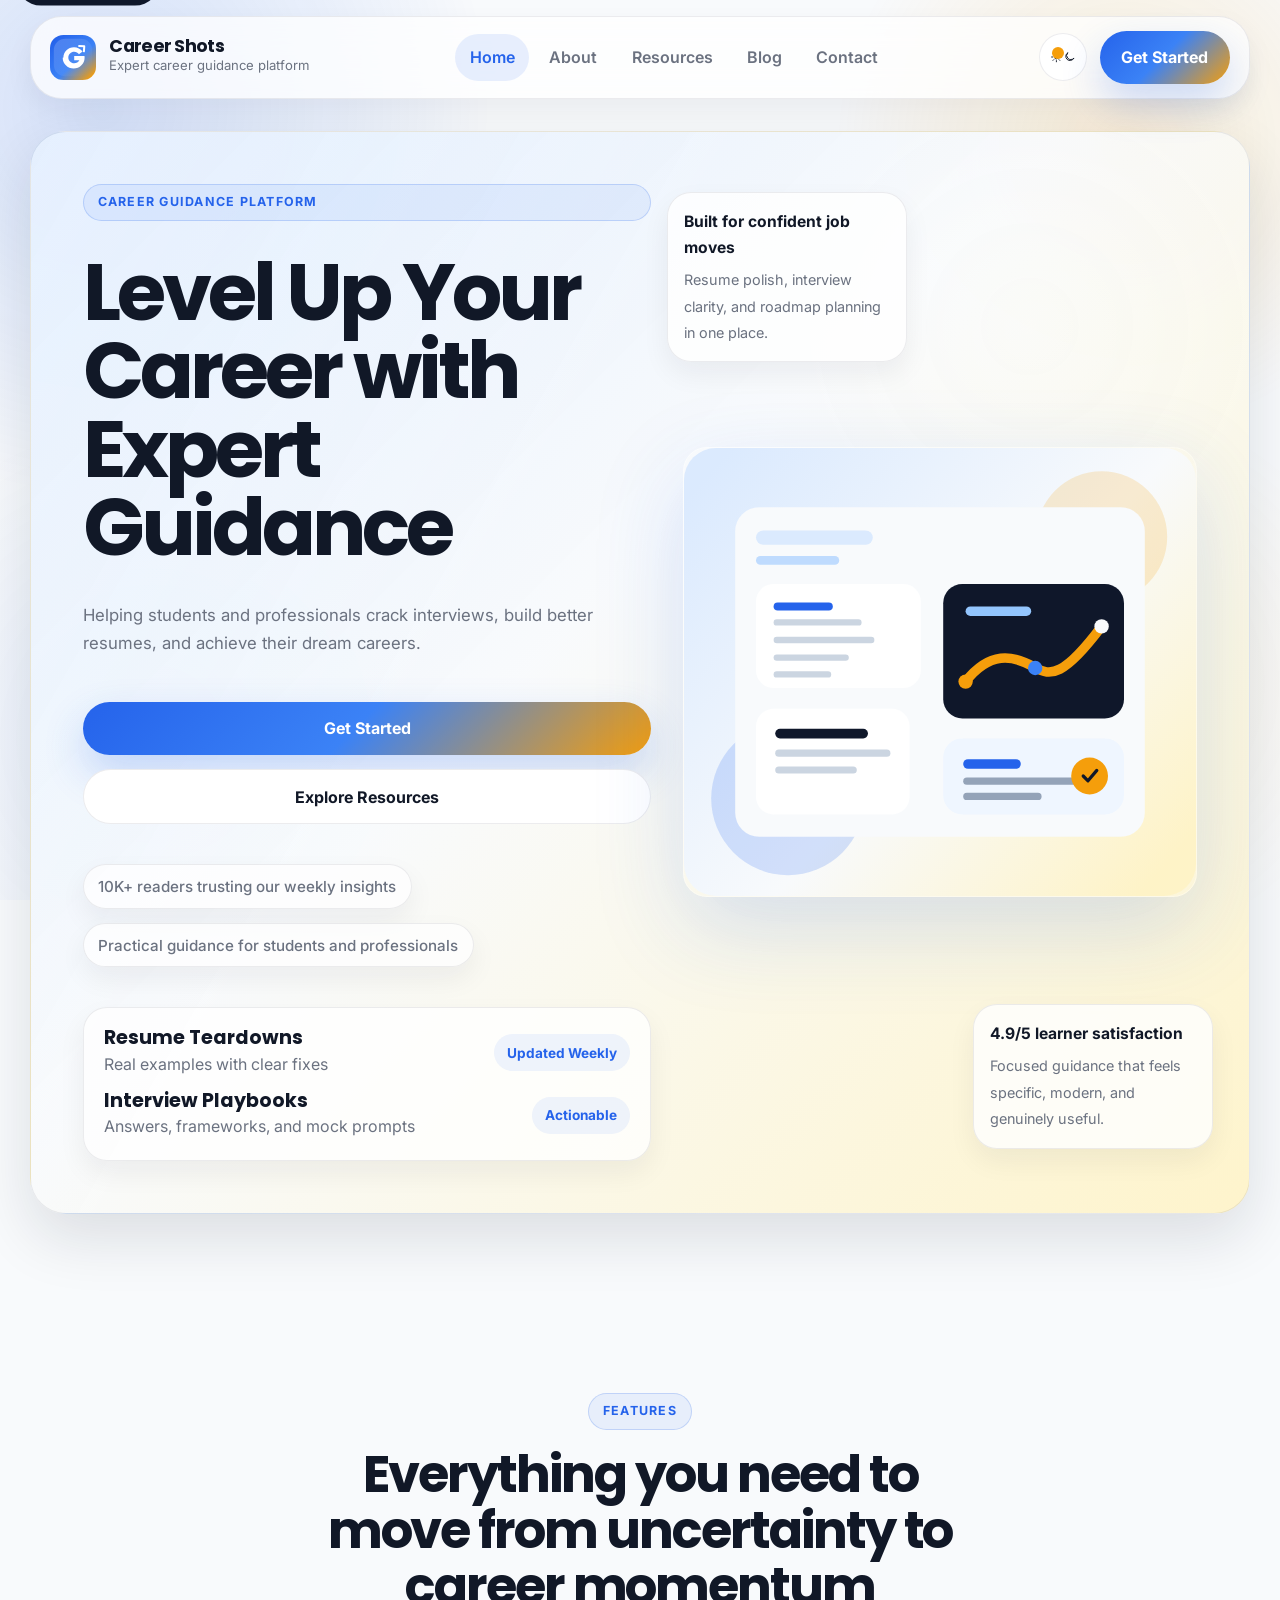
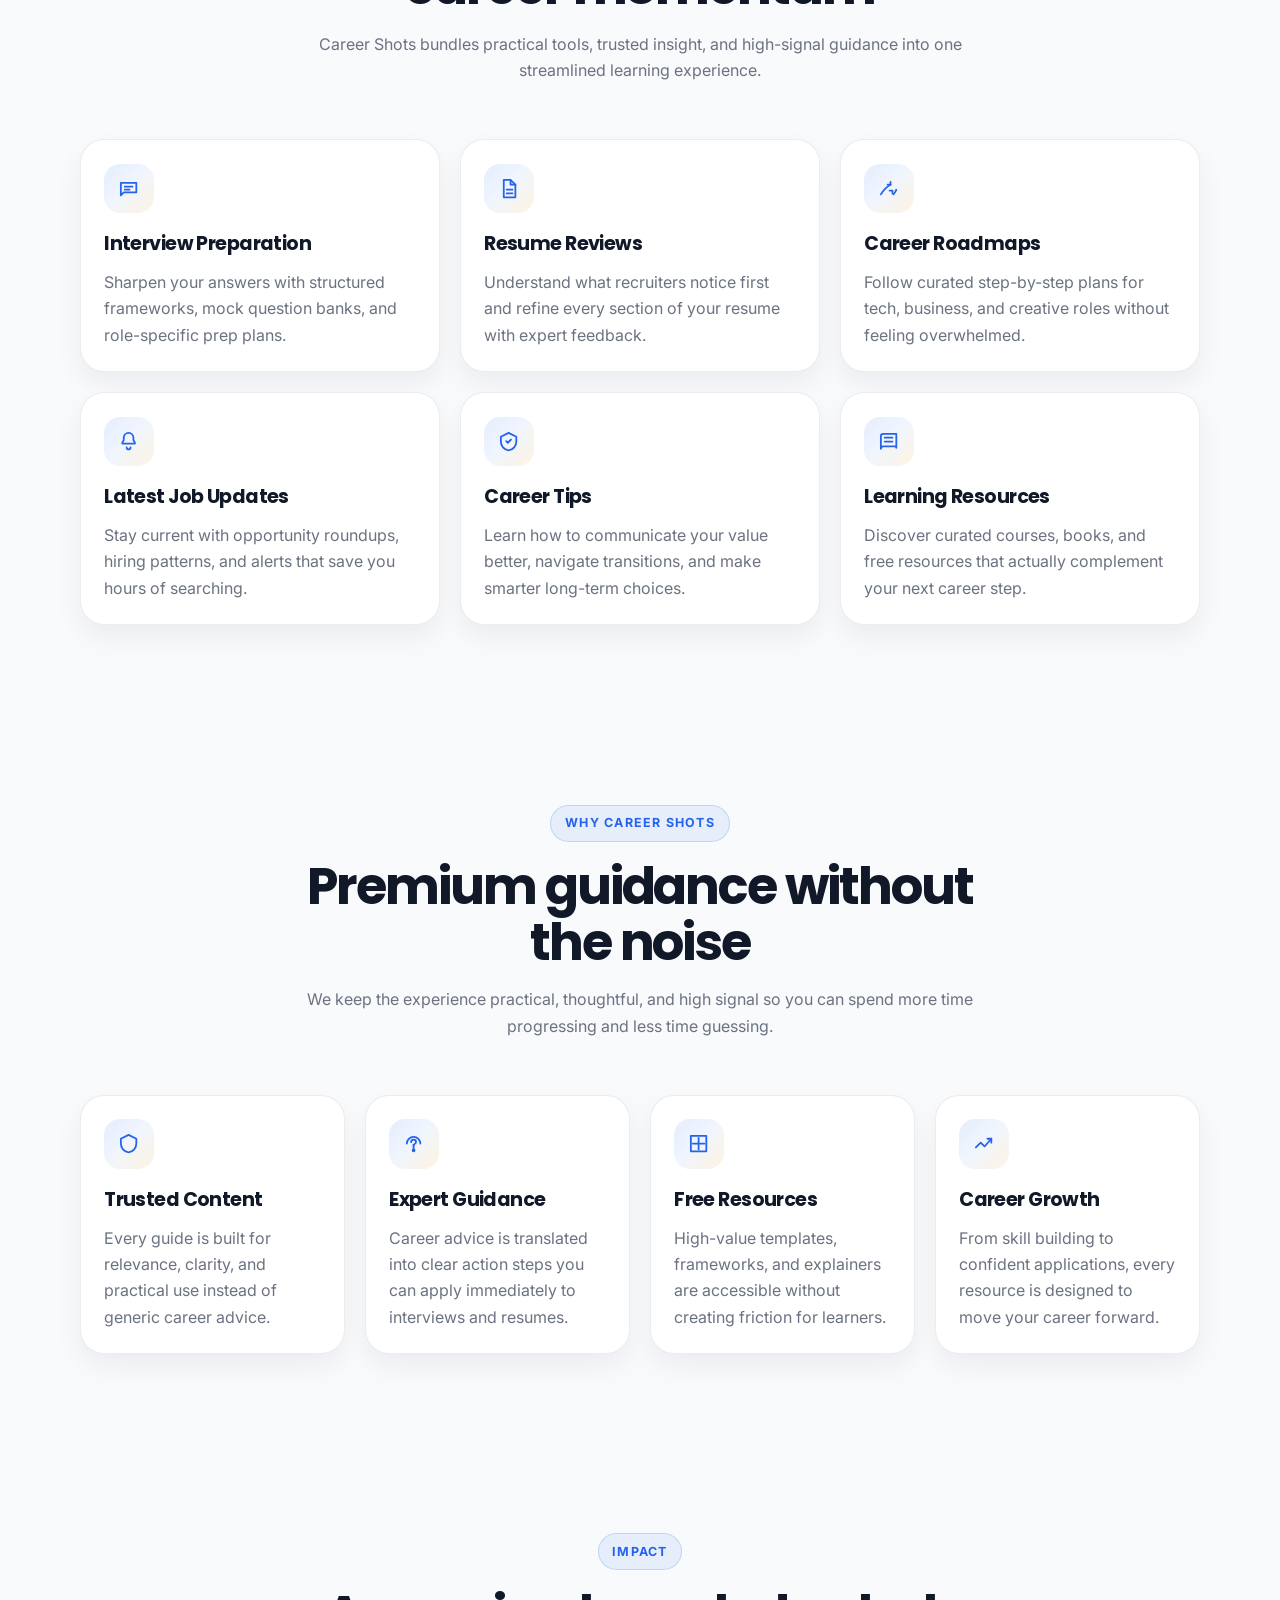
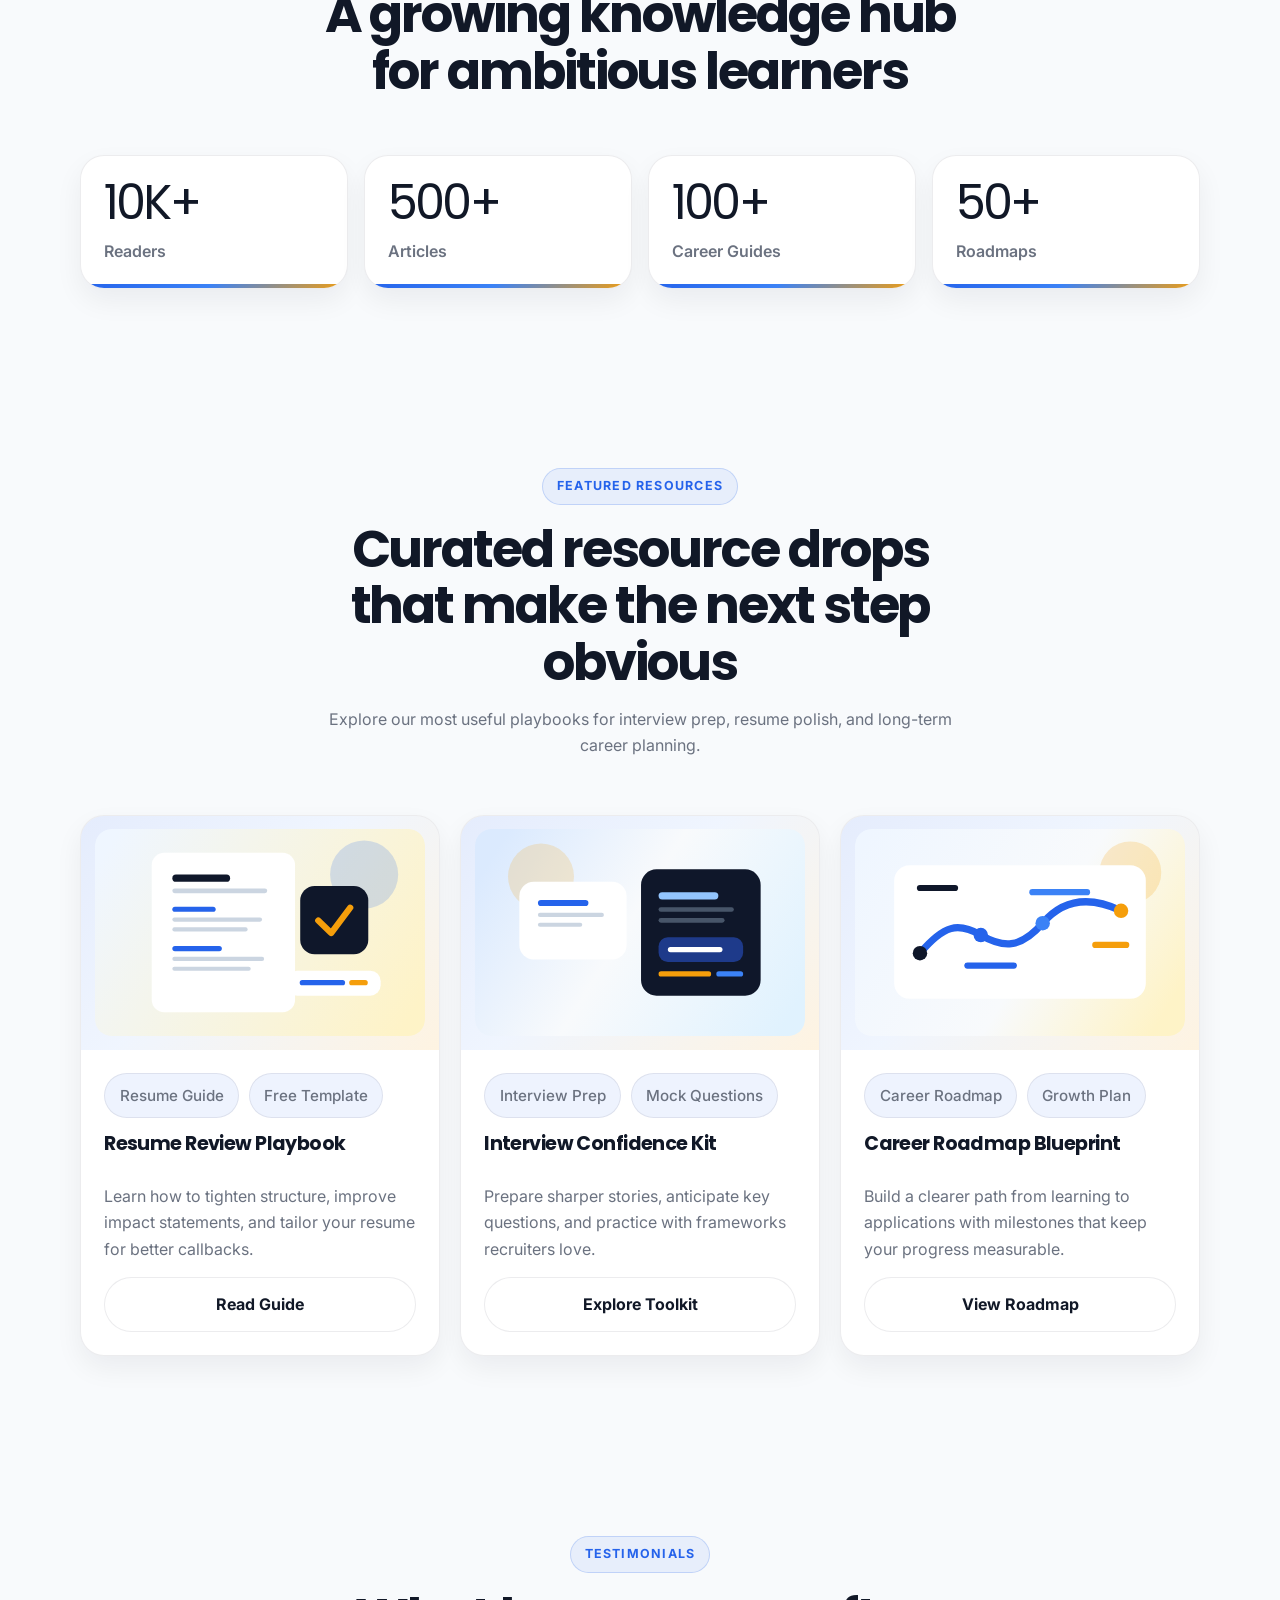
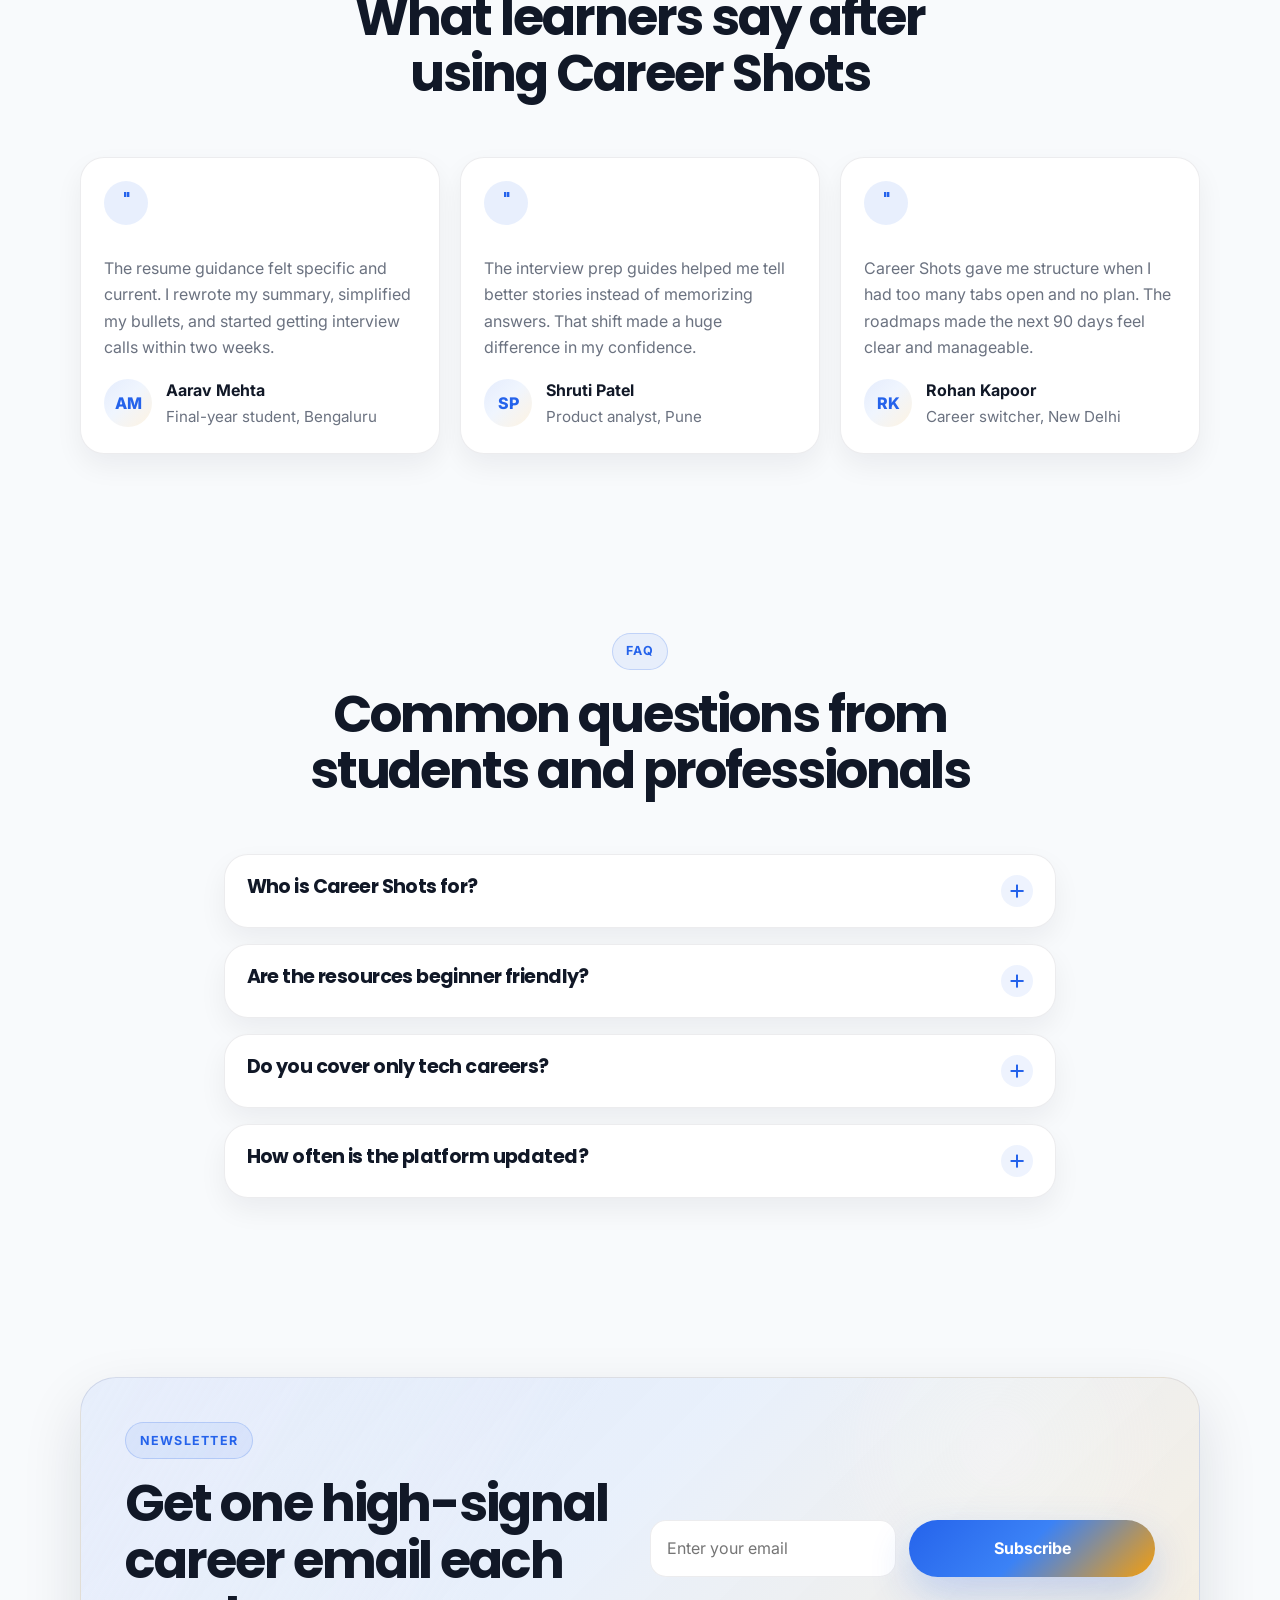
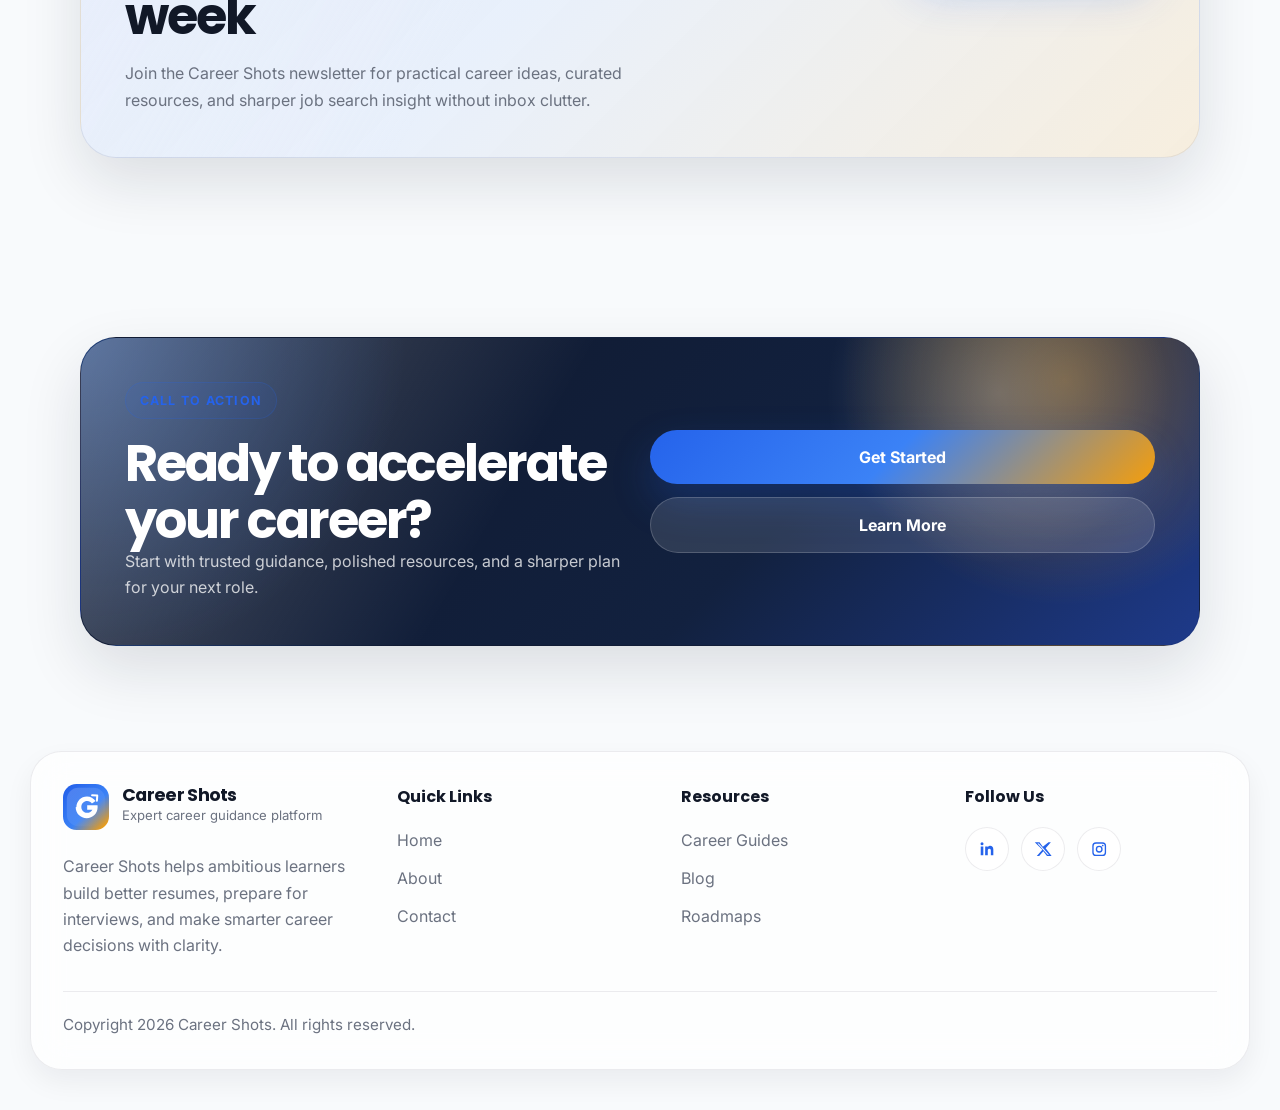
<file: index.html>
<!DOCTYPE html>
<html lang="en">
  <head>
    <meta charset="UTF-8">
    <meta name="viewport" content="width=device-width, initial-scale=1.0">
    <title>Career Shots | Level Up Your Career with Expert Guidance</title>
    <meta
      name="description"
      content="Career Shots helps students and professionals crack interviews, build better resumes, and grow into dream roles with practical, expert-led guidance."
    >
    <meta name="theme-color" content="#0f172a">
    <meta property="og:type" content="website">
    <meta property="og:title" content="Career Shots | Level Up Your Career with Expert Guidance">
    <meta
      property="og:description"
      content="Expert-backed career guidance, interview prep, resume reviews, roadmaps, and free resources for ambitious learners and job seekers."
    >
    <meta property="og:url" content="https://careershots.example/">
    <meta property="og:image" content="https://careershots.example/assets/images/og-cover.svg">
    <meta name="twitter:card" content="summary_large_image">
    <link rel="canonical" href="https://careershots.example/">
    <link rel="icon" type="image/svg+xml" href="./assets/icons/favicon.svg">
    <link rel="preconnect" href="https://fonts.googleapis.com">
    <link rel="preconnect" href="https://fonts.gstatic.com" crossorigin>
    <link
      href="https://fonts.googleapis.com/css2?family=Inter:wght@400;500;600;700;800&family=Poppins:wght@500;600;700;800&display=swap"
      rel="stylesheet"
    >
    <link rel="stylesheet" href="./assets/css/variables.css">
    <link rel="stylesheet" href="./assets/css/utilities.css">
    <link rel="stylesheet" href="./assets/css/style.css">
    <link rel="stylesheet" href="./assets/css/responsive.css">
    <script src="./assets/js/theme.js" defer></script>
    <script src="./assets/js/navbar.js" defer></script>
    <script src="./assets/js/animations.js" defer></script>
    <script src="./assets/js/main.js" defer></script>
  </head>
  <body class="page page-home">
    <a class="skip-link" href="#main-content">Skip to content</a>

    <header class="site-header">
      <div class="container-wide">
        <div class="nav-shell">
          <a class="brand" href="./index.html" aria-label="Career Shots home">
            <img class="brand__logo" src="./assets/icons/logo-mark.svg" alt="" width="88" height="88">
            <span class="brand__copy">
              <span class="brand__name">Career Shots</span>
              <span class="brand__tag">Expert career guidance platform</span>
            </span>
          </a>

          <button
            class="nav-toggle"
            type="button"
            aria-expanded="false"
            aria-controls="primary-navigation"
            aria-label="Open navigation"
          >
            <span class="nav-toggle__line"></span>
            <span class="nav-toggle__line"></span>
            <span class="nav-toggle__line"></span>
          </button>

          <div class="nav-menu" id="primary-navigation">
            <nav class="nav-links" aria-label="Primary navigation">
              <a class="nav-link" href="./index.html">Home</a>
              <a class="nav-link" href="./about.html">About</a>
              <a class="nav-link" href="./resources.html">Resources</a>
              <a class="nav-link" href="./blog.html">Blog</a>
              <a class="nav-link" href="./contact.html">Contact</a>
            </nav>

            <div class="nav-actions">
              <button class="theme-toggle" type="button" aria-label="Switch to dark mode" aria-pressed="false">
                <span class="theme-toggle__track">
                  <svg class="theme-toggle__icon" viewBox="0 0 24 24" aria-hidden="true">
                    <path d="M12 3v2.2M12 18.8V21M3 12h2.2M18.8 12H21M5.6 5.6l1.5 1.5M16.9 16.9l1.5 1.5M5.6 18.4l1.5-1.5M16.9 7.1l1.5-1.5"></path>
                    <circle cx="12" cy="12" r="3.6"></circle>
                  </svg>
                  <span class="theme-toggle__thumb"></span>
                  <svg class="theme-toggle__icon" viewBox="0 0 24 24" aria-hidden="true">
                    <path d="M20.2 14.7A8 8 0 1 1 9.3 3.8a6.3 6.3 0 0 0 10.9 10.9Z"></path>
                  </svg>
                </span>
              </button>
              <a class="btn btn-primary header-cta" href="./contact.html#contact-form">Get Started</a>
            </div>
          </div>
        </div>
      </div>
    </header>

    <main id="main-content" class="site-main">
      <!-- Hero -->
      <section class="section hero section-anchor" id="home">
        <div class="container-wide">
          <div class="hero-shell">
            <div class="hero-grid">
              <div class="hero-copy stack" data-animate>
                <span class="section-eyebrow">Career Guidance Platform</span>
                <h1 class="hero-title">Level Up Your Career with Expert Guidance</h1>
                <p class="hero-subtitle">
                  Helping students and professionals crack interviews, build better resumes, and achieve their dream
                  careers.
                </p>

                <div class="hero-actions">
                  <a class="btn btn-primary" href="./contact.html#contact-form">Get Started</a>
                  <a class="btn btn-secondary" href="./resources.html">Explore Resources</a>
                </div>

                <div class="hero-proof cluster" aria-label="Highlights">
                  <span class="pill">10K+ readers trusting our weekly insights</span>
                  <span class="pill">Practical guidance for students and professionals</span>
                </div>

                <div class="hero-panel">
                  <div class="hero-panel__row">
                    <div class="hero-panel__metric">
                      <strong>Resume Teardowns</strong>
                      <span class="text-muted">Real examples with clear fixes</span>
                    </div>
                    <span class="label-chip">Updated Weekly</span>
                  </div>
                  <div class="hero-panel__row">
                    <div class="hero-panel__metric">
                      <strong>Interview Playbooks</strong>
                      <span class="text-muted">Answers, frameworks, and mock prompts</span>
                    </div>
                    <span class="label-chip">Actionable</span>
                  </div>
                </div>
              </div>

              <div class="hero-visual" data-animate>
                <div class="hero-spotlight hero-spotlight--top">
                  <strong>Built for confident job moves</strong>
                  <span>Resume polish, interview clarity, and roadmap planning in one place.</span>
                </div>
                <img
                  class="hero-illustration"
                  src="./assets/images/hero-illustration.svg"
                  alt="Illustration of a premium career dashboard with resume, interview, and roadmap panels."
                  width="640"
                  height="560"
                  decoding="async"
                >
                <div class="hero-spotlight hero-spotlight--bottom">
                  <strong>4.9/5 learner satisfaction</strong>
                  <span>Focused guidance that feels specific, modern, and genuinely useful.</span>
                </div>
              </div>
            </div>
          </div>
        </div>
      </section>

      <!-- Features -->
      <section class="section section-anchor" id="features">
        <div class="container">
          <div class="section-header">
            <span class="section-eyebrow">Features</span>
            <h2 class="section-title">Everything you need to move from uncertainty to career momentum</h2>
            <p class="section-description">
              Career Shots bundles practical tools, trusted insight, and high-signal guidance into one streamlined
              learning experience.
            </p>
          </div>

          <div class="feature-grid">
            <article class="feature-card" data-animate>
              <span class="feature-icon" aria-hidden="true">
                <svg viewBox="0 0 24 24">
                  <path d="M4 6h16v10H7l-3 3V6Z"></path>
                  <path d="M8 10h8M8 13h5"></path>
                </svg>
              </span>
              <h3>Interview Preparation</h3>
              <p>Sharpen your answers with structured frameworks, mock question banks, and role-specific prep plans.</p>
            </article>

            <article class="feature-card" data-animate>
              <span class="feature-icon" aria-hidden="true">
                <svg viewBox="0 0 24 24">
                  <path d="M7 3h7l5 5v13H7z"></path>
                  <path d="M14 3v5h5M10 13h6M10 17h6"></path>
                </svg>
              </span>
              <h3>Resume Reviews</h3>
              <p>Understand what recruiters notice first and refine every section of your resume with expert feedback.</p>
            </article>

            <article class="feature-card" data-animate>
              <span class="feature-icon" aria-hidden="true">
                <svg viewBox="0 0 24 24">
                  <path d="M4 18c3-5 6-8 10-10"></path>
                  <path d="M11 8h3V5"></path>
                  <path d="M13 14h3v3"></path>
                  <path d="M17 18c1.5-1.5 2.5-3 3-5"></path>
                </svg>
              </span>
              <h3>Career Roadmaps</h3>
              <p>Follow curated step-by-step plans for tech, business, and creative roles without feeling overwhelmed.</p>
            </article>

            <article class="feature-card" data-animate>
              <span class="feature-icon" aria-hidden="true">
                <svg viewBox="0 0 24 24">
                  <path d="M12 3a5 5 0 0 0-5 5v2.5L5.5 13v1h13v-1L17 10.5V8a5 5 0 0 0-5-5Z"></path>
                  <path d="M10 18a2 2 0 0 0 4 0"></path>
                </svg>
              </span>
              <h3>Latest Job Updates</h3>
              <p>Stay current with opportunity roundups, hiring patterns, and alerts that save you hours of searching.</p>
            </article>

            <article class="feature-card" data-animate>
              <span class="feature-icon" aria-hidden="true">
                <svg viewBox="0 0 24 24">
                  <path d="M12 3 4 7v5c0 4.4 3.1 8.5 8 9 4.9-.5 8-4.6 8-9V7l-8-4Z"></path>
                  <path d="m9.5 11.5 1.7 1.7 3.3-3.3"></path>
                </svg>
              </span>
              <h3>Career Tips</h3>
              <p>Learn how to communicate your value better, navigate transitions, and make smarter long-term choices.</p>
            </article>

            <article class="feature-card" data-animate>
              <span class="feature-icon" aria-hidden="true">
                <svg viewBox="0 0 24 24">
                  <path d="M4 6.5A2.5 2.5 0 0 1 6.5 4H20v14.5A1.5 1.5 0 0 0 18.5 17H6.5A2.5 2.5 0 0 0 4 19.5Z"></path>
                  <path d="M8 8h8M8 12h8"></path>
                </svg>
              </span>
              <h3>Learning Resources</h3>
              <p>Discover curated courses, books, and free resources that actually complement your next career step.</p>
            </article>
          </div>
        </div>
      </section>

      <!-- Why Choose -->
      <section class="section">
        <div class="container">
          <div class="section-header">
            <span class="section-eyebrow">Why Career Shots</span>
            <h2 class="section-title">Premium guidance without the noise</h2>
            <p class="section-description">
              We keep the experience practical, thoughtful, and high signal so you can spend more time progressing and
              less time guessing.
            </p>
          </div>

          <div class="advantage-grid">
            <article class="advantage-card" data-animate>
              <span class="card-icon" aria-hidden="true">
                <svg viewBox="0 0 24 24">
                  <path d="M12 3 4 7v5c0 4.4 3.1 8.5 8 9 4.9-.5 8-4.6 8-9V7l-8-4Z"></path>
                </svg>
              </span>
              <h3>Trusted Content</h3>
              <p>Every guide is built for relevance, clarity, and practical use instead of generic career advice.</p>
            </article>

            <article class="advantage-card" data-animate>
              <span class="card-icon" aria-hidden="true">
                <svg viewBox="0 0 24 24">
                  <path d="M12 18v-5"></path>
                  <path d="M9.5 10.5a2.5 2.5 0 1 1 5 0c0 1.5-2.5 2.1-2.5 3.5"></path>
                  <circle cx="12" cy="19" r="1"></circle>
                  <path d="M5 12a7 7 0 1 1 14 0"></path>
                </svg>
              </span>
              <h3>Expert Guidance</h3>
              <p>Career advice is translated into clear action steps you can apply immediately to interviews and resumes.</p>
            </article>

            <article class="advantage-card" data-animate>
              <span class="card-icon" aria-hidden="true">
                <svg viewBox="0 0 24 24">
                  <path d="M12 6v12M6 12h12"></path>
                  <path d="M4 4h16v16H4z"></path>
                </svg>
              </span>
              <h3>Free Resources</h3>
              <p>High-value templates, frameworks, and explainers are accessible without creating friction for learners.</p>
            </article>

            <article class="advantage-card" data-animate>
              <span class="card-icon" aria-hidden="true">
                <svg viewBox="0 0 24 24">
                  <path d="M4 16l5-5 4 4 7-8"></path>
                  <path d="M16 7h4v4"></path>
                </svg>
              </span>
              <h3>Career Growth</h3>
              <p>From skill building to confident applications, every resource is designed to move your career forward.</p>
            </article>
          </div>
        </div>
      </section>

      <!-- Statistics -->
      <section class="section">
        <div class="container">
          <div class="section-header">
            <span class="section-eyebrow">Impact</span>
            <h2 class="section-title">A growing knowledge hub for ambitious learners</h2>
          </div>

          <div class="stats-shell">
            <article class="stat-card" data-animate>
              <span class="stat-value" data-count-to="10" data-count-suffix="K+">10K+</span>
              <p class="stat-label">Readers</p>
            </article>
            <article class="stat-card" data-animate>
              <span class="stat-value" data-count-to="500" data-count-suffix="+">500+</span>
              <p class="stat-label">Articles</p>
            </article>
            <article class="stat-card" data-animate>
              <span class="stat-value" data-count-to="100" data-count-suffix="+">100+</span>
              <p class="stat-label">Career Guides</p>
            </article>
            <article class="stat-card" data-animate>
              <span class="stat-value" data-count-to="50" data-count-suffix="+">50+</span>
              <p class="stat-label">Roadmaps</p>
            </article>
          </div>
        </div>
      </section>

      <!-- Featured Resources -->
      <section class="section section-anchor" id="resources">
        <div class="container">
          <div class="section-header">
            <span class="section-eyebrow">Featured Resources</span>
            <h2 class="section-title">Curated resource drops that make the next step obvious</h2>
            <p class="section-description">
              Explore our most useful playbooks for interview prep, resume polish, and long-term career planning.
            </p>
          </div>

          <div class="resource-grid">
            <article class="resource-card" data-animate>
              <div class="resource-image">
                <img
                  src="./assets/images/guide-resume.svg"
                  alt="Illustration for a resume review guide."
                  width="640"
                  height="400"
                  loading="lazy"
                  decoding="async"
                >
              </div>
              <div class="resource-body">
                <div class="resource-meta">
                  <span class="pill">Resume Guide</span>
                  <span class="pill">Free Template</span>
                </div>
                <h3>Resume Review Playbook</h3>
                <p>Learn how to tighten structure, improve impact statements, and tailor your resume for better callbacks.</p>
                <a class="btn btn-secondary" href="./resources.html">Read Guide</a>
              </div>
            </article>

            <article class="resource-card" data-animate>
              <div class="resource-image">
                <img
                  src="./assets/images/guide-interview.svg"
                  alt="Illustration for an interview preparation guide."
                  width="640"
                  height="400"
                  loading="lazy"
                  decoding="async"
                >
              </div>
              <div class="resource-body">
                <div class="resource-meta">
                  <span class="pill">Interview Prep</span>
                  <span class="pill">Mock Questions</span>
                </div>
                <h3>Interview Confidence Kit</h3>
                <p>Prepare sharper stories, anticipate key questions, and practice with frameworks recruiters love.</p>
                <a class="btn btn-secondary" href="./resources.html">Explore Toolkit</a>
              </div>
            </article>

            <article class="resource-card" data-animate>
              <div class="resource-image">
                <img
                  src="./assets/images/guide-roadmap.svg"
                  alt="Illustration for a career roadmap guide."
                  width="640"
                  height="400"
                  loading="lazy"
                  decoding="async"
                >
              </div>
              <div class="resource-body">
                <div class="resource-meta">
                  <span class="pill">Career Roadmap</span>
                  <span class="pill">Growth Plan</span>
                </div>
                <h3>Career Roadmap Blueprint</h3>
                <p>Build a clearer path from learning to applications with milestones that keep your progress measurable.</p>
                <a class="btn btn-secondary" href="./resources.html">View Roadmap</a>
              </div>
            </article>
          </div>
        </div>
      </section>

      <!-- Testimonials -->
      <section class="section">
        <div class="container">
          <div class="section-header">
            <span class="section-eyebrow">Testimonials</span>
            <h2 class="section-title">What learners say after using Career Shots</h2>
          </div>

          <div class="testimonial-grid">
            <article class="testimonial-card" data-animate>
              <span class="quote-mark" aria-hidden="true">"</span>
              <p class="testimonial-copy">
                The resume guidance felt specific and current. I rewrote my summary, simplified my bullets, and started
                getting interview calls within two weeks.
              </p>
              <div class="testimonial-profile">
                <span class="avatar-chip">AM</span>
                <div class="profile-meta">
                  <strong>Aarav Mehta</strong>
                  <span>Final-year student, Bengaluru</span>
                </div>
              </div>
            </article>

            <article class="testimonial-card" data-animate>
              <span class="quote-mark" aria-hidden="true">"</span>
              <p class="testimonial-copy">
                The interview prep guides helped me tell better stories instead of memorizing answers. That shift made a
                huge difference in my confidence.
              </p>
              <div class="testimonial-profile">
                <span class="avatar-chip">SP</span>
                <div class="profile-meta">
                  <strong>Shruti Patel</strong>
                  <span>Product analyst, Pune</span>
                </div>
              </div>
            </article>

            <article class="testimonial-card" data-animate>
              <span class="quote-mark" aria-hidden="true">"</span>
              <p class="testimonial-copy">
                Career Shots gave me structure when I had too many tabs open and no plan. The roadmaps made the next 90
                days feel clear and manageable.
              </p>
              <div class="testimonial-profile">
                <span class="avatar-chip">RK</span>
                <div class="profile-meta">
                  <strong>Rohan Kapoor</strong>
                  <span>Career switcher, New Delhi</span>
                </div>
              </div>
            </article>
          </div>
        </div>
      </section>

      <!-- FAQ -->
      <section class="section section-anchor" id="faq">
        <div class="container">
          <div class="section-header">
            <span class="section-eyebrow">FAQ</span>
            <h2 class="section-title">Common questions from students and professionals</h2>
          </div>

          <div class="faq-shell">
            <div class="faq-list">
              <article class="faq-item" data-animate>
                <button class="faq-toggle" type="button">
                  <h3 class="faq-question">Who is Career Shots for?</h3>
                  <span class="faq-icon" aria-hidden="true"></span>
                </button>
                <div class="faq-panel">
                  Career Shots is designed for students, early-career professionals, and career switchers who want
                  practical guidance around resumes, interviews, growth strategy, and job discovery.
                </div>
              </article>

              <article class="faq-item" data-animate>
                <button class="faq-toggle" type="button">
                  <h3 class="faq-question">Are the resources beginner friendly?</h3>
                  <span class="faq-icon" aria-hidden="true"></span>
                </button>
                <div class="faq-panel">
                  Yes. Our guides start with fundamentals, then layer on practical examples, advanced tips, and simple
                  next actions so you can keep building confidence as you go.
                </div>
              </article>

              <article class="faq-item" data-animate>
                <button class="faq-toggle" type="button">
                  <h3 class="faq-question">Do you cover only tech careers?</h3>
                  <span class="faq-icon" aria-hidden="true"></span>
                </button>
                <div class="faq-panel">
                  No. While many frameworks map well to tech roles, Career Shots also supports business, design,
                  operations, and other modern knowledge-work career paths.
                </div>
              </article>

              <article class="faq-item" data-animate>
                <button class="faq-toggle" type="button">
                  <h3 class="faq-question">How often is the platform updated?</h3>
                  <span class="faq-icon" aria-hidden="true"></span>
                </button>
                <div class="faq-panel">
                  New content, resource drops, and job update roundups are published regularly so returning readers always
                  get fresh, relevant material.
                </div>
              </article>
            </div>
          </div>
        </div>
      </section>

      <!-- Newsletter -->
      <section class="section section-anchor" id="newsletter">
        <div class="container">
          <div class="newsletter-panel">
            <div class="newsletter-grid">
              <div data-animate>
                <span class="section-eyebrow">Newsletter</span>
                <h2 class="section-title">Get one high-signal career email each week</h2>
                <p class="section-description">
                  Join the Career Shots newsletter for practical career ideas, curated resources, and sharper job search
                  insight without inbox clutter.
                </p>
              </div>

              <form class="newsletter-form" data-demo-form="newsletter" data-animate>
                <div class="newsletter-form__row">
                  <input
                    class="input-control"
                    type="email"
                    name="email"
                    placeholder="Enter your email"
                    aria-label="Email address"
                    required
                  >
                  <button class="btn btn-primary" type="submit">Subscribe</button>
                </div>
                <p class="form-status" data-form-status></p>
              </form>
            </div>
          </div>
        </div>
      </section>

      <!-- CTA -->
      <section class="section">
        <div class="container">
          <div class="cta-panel">
            <div class="cta-grid">
              <div data-animate>
                <span class="section-eyebrow">Call To Action</span>
                <h2 class="section-title">Ready to accelerate your career?</h2>
                <p>
                  Start with trusted guidance, polished resources, and a sharper plan for your next role.
                </p>
              </div>

              <div class="cta-actions" data-animate>
                <a class="btn btn-primary" href="./contact.html#contact-form">Get Started</a>
                <a class="btn btn-secondary" href="./about.html">Learn More</a>
              </div>
            </div>
          </div>
        </div>
      </section>
    </main>

    <footer class="site-footer">
      <div class="container-wide">
        <div class="footer-shell">
          <div class="footer-grid">
            <div class="footer-brand">
              <a class="brand" href="./index.html" aria-label="Career Shots home">
                <img class="brand__logo" src="./assets/icons/logo-mark.svg" alt="" width="88" height="88">
                <span class="brand__copy">
                  <span class="brand__name">Career Shots</span>
                  <span class="brand__tag">Expert career guidance platform</span>
                </span>
              </a>
              <p>
                Career Shots helps ambitious learners build better resumes, prepare for interviews, and make smarter
                career decisions with clarity.
              </p>
            </div>

            <div>
              <h2 class="footer-heading">Quick Links</h2>
              <div class="footer-list">
                <a href="./index.html">Home</a>
                <a href="./about.html">About</a>
                <a href="./contact.html">Contact</a>
              </div>
            </div>

            <div>
              <h2 class="footer-heading">Resources</h2>
              <div class="footer-list">
                <a href="./resources.html">Career Guides</a>
                <a href="./blog.html">Blog</a>
                <a href="./resources.html">Roadmaps</a>
              </div>
            </div>

            <div>
              <h2 class="footer-heading">Follow Us</h2>
              <div class="social-links">
                <a class="social-link" href="https://www.linkedin.com" aria-label="LinkedIn">
                  <svg viewBox="0 0 24 24" aria-hidden="true">
                    <path d="M6.94 8.5H3.56V20h3.38ZM5.25 3a1.97 1.97 0 1 0 0 3.94A1.97 1.97 0 0 0 5.25 3ZM20 12.4c0-3.26-1.74-4.78-4.06-4.78a3.52 3.52 0 0 0-3.18 1.75V8.5H9.38c.04.57 0 11.5 0 11.5h3.38v-6.42c0-.34.02-.67.13-.91.27-.67.9-1.36 1.95-1.36 1.38 0 1.93 1.03 1.93 2.55V20H20Z"></path>
                  </svg>
                </a>
                <a class="social-link" href="https://www.x.com" aria-label="X">
                  <svg viewBox="0 0 24 24" aria-hidden="true">
                    <path d="M18.9 3H22l-6.78 7.75L23 21h-6.07l-4.75-6.21L6.75 21H3.64l7.26-8.3L1 3h6.22l4.3 5.71Zm-1.07 16.2h1.72L6.3 4.71H4.46Z"></path>
                  </svg>
                </a>
                <a class="social-link" href="https://www.instagram.com" aria-label="Instagram">
                  <svg viewBox="0 0 24 24" aria-hidden="true">
                    <path d="M7.75 3h8.5A4.75 4.75 0 0 1 21 7.75v8.5A4.75 4.75 0 0 1 16.25 21h-8.5A4.75 4.75 0 0 1 3 16.25v-8.5A4.75 4.75 0 0 1 7.75 3Zm0 1.75A3 3 0 0 0 4.75 7.75v8.5a3 3 0 0 0 3 3h8.5a3 3 0 0 0 3-3v-8.5a3 3 0 0 0-3-3Zm8.88 1.31a1.12 1.12 0 1 1-1.12 1.12 1.12 1.12 0 0 1 1.12-1.12ZM12 7.5A4.5 4.5 0 1 1 7.5 12 4.5 4.5 0 0 1 12 7.5Zm0 1.75A2.75 2.75 0 1 0 14.75 12 2.75 2.75 0 0 0 12 9.25Z"></path>
                  </svg>
                </a>
              </div>
            </div>
          </div>

          <div class="footer-bottom">
            Copyright <span data-current-year></span> Career Shots. All rights reserved.
          </div>
        </div>
      </div>
    </footer>
  </body>
</html>
</file>
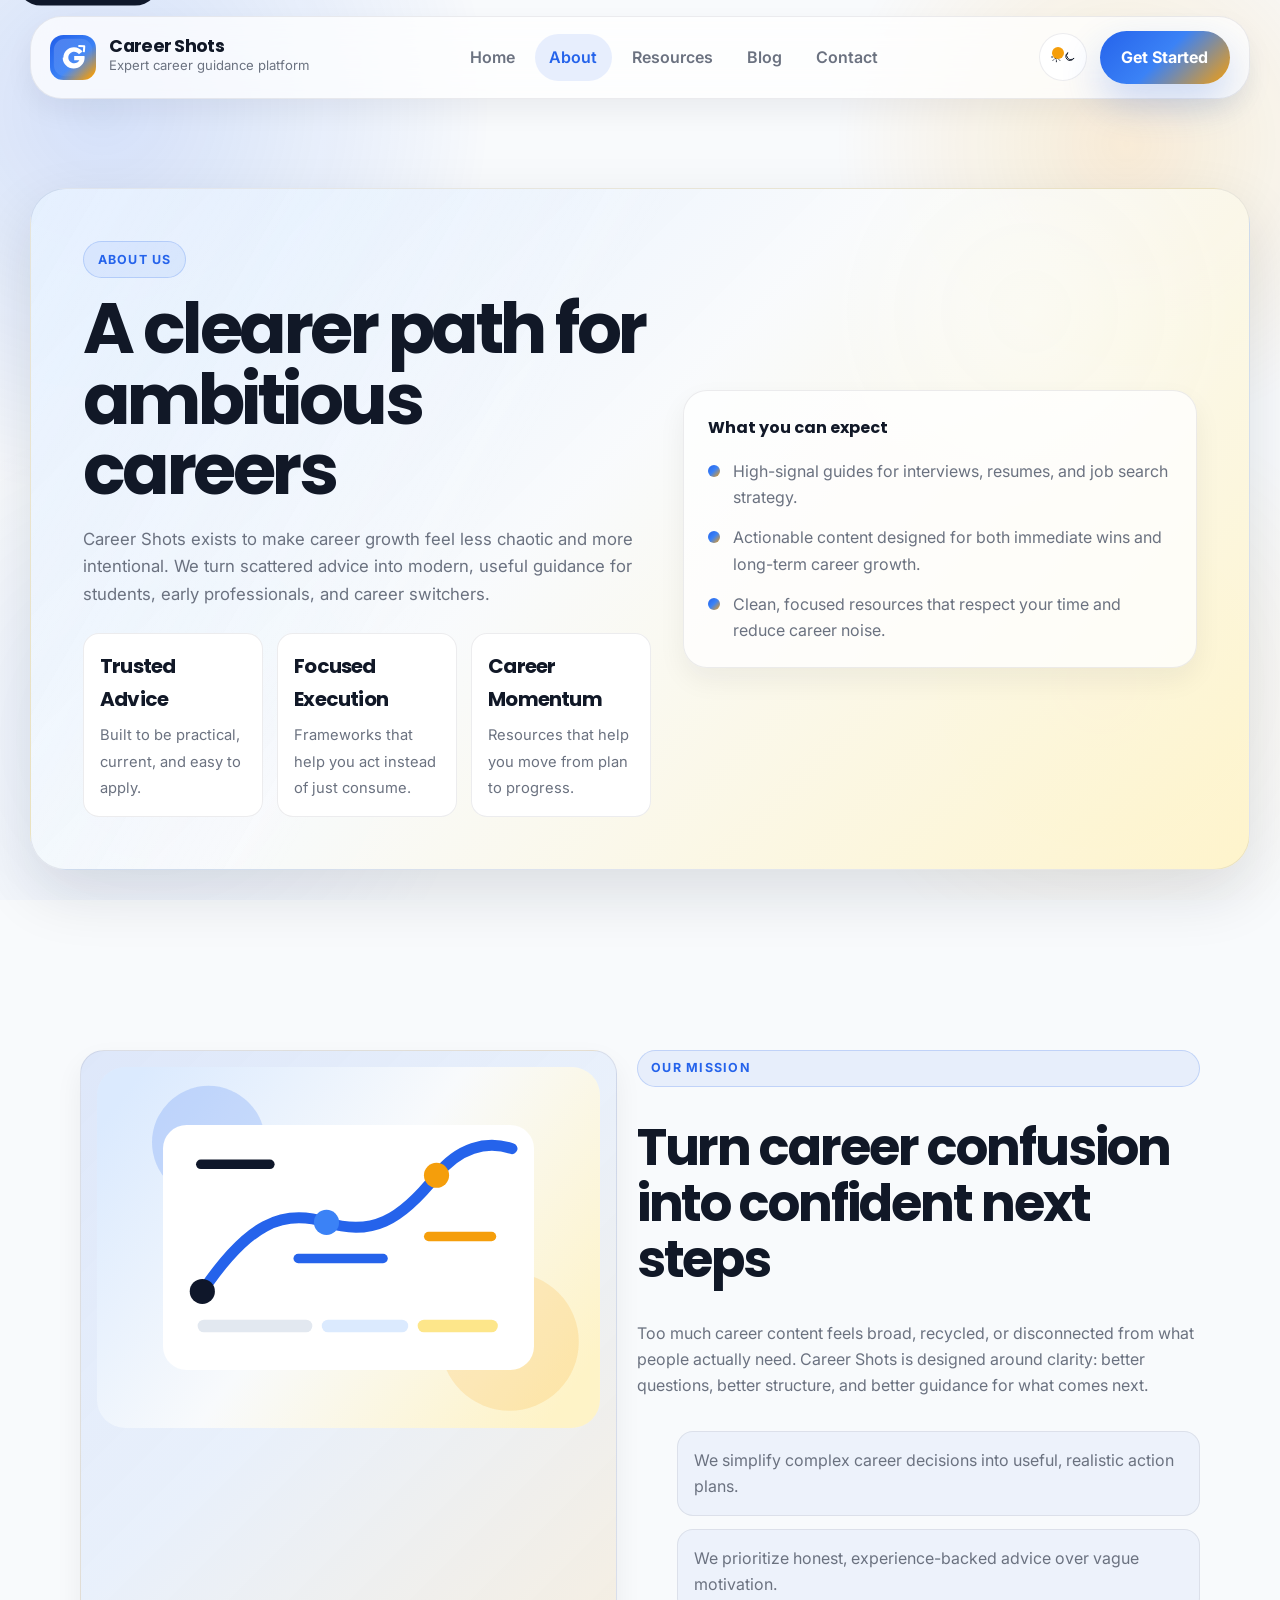
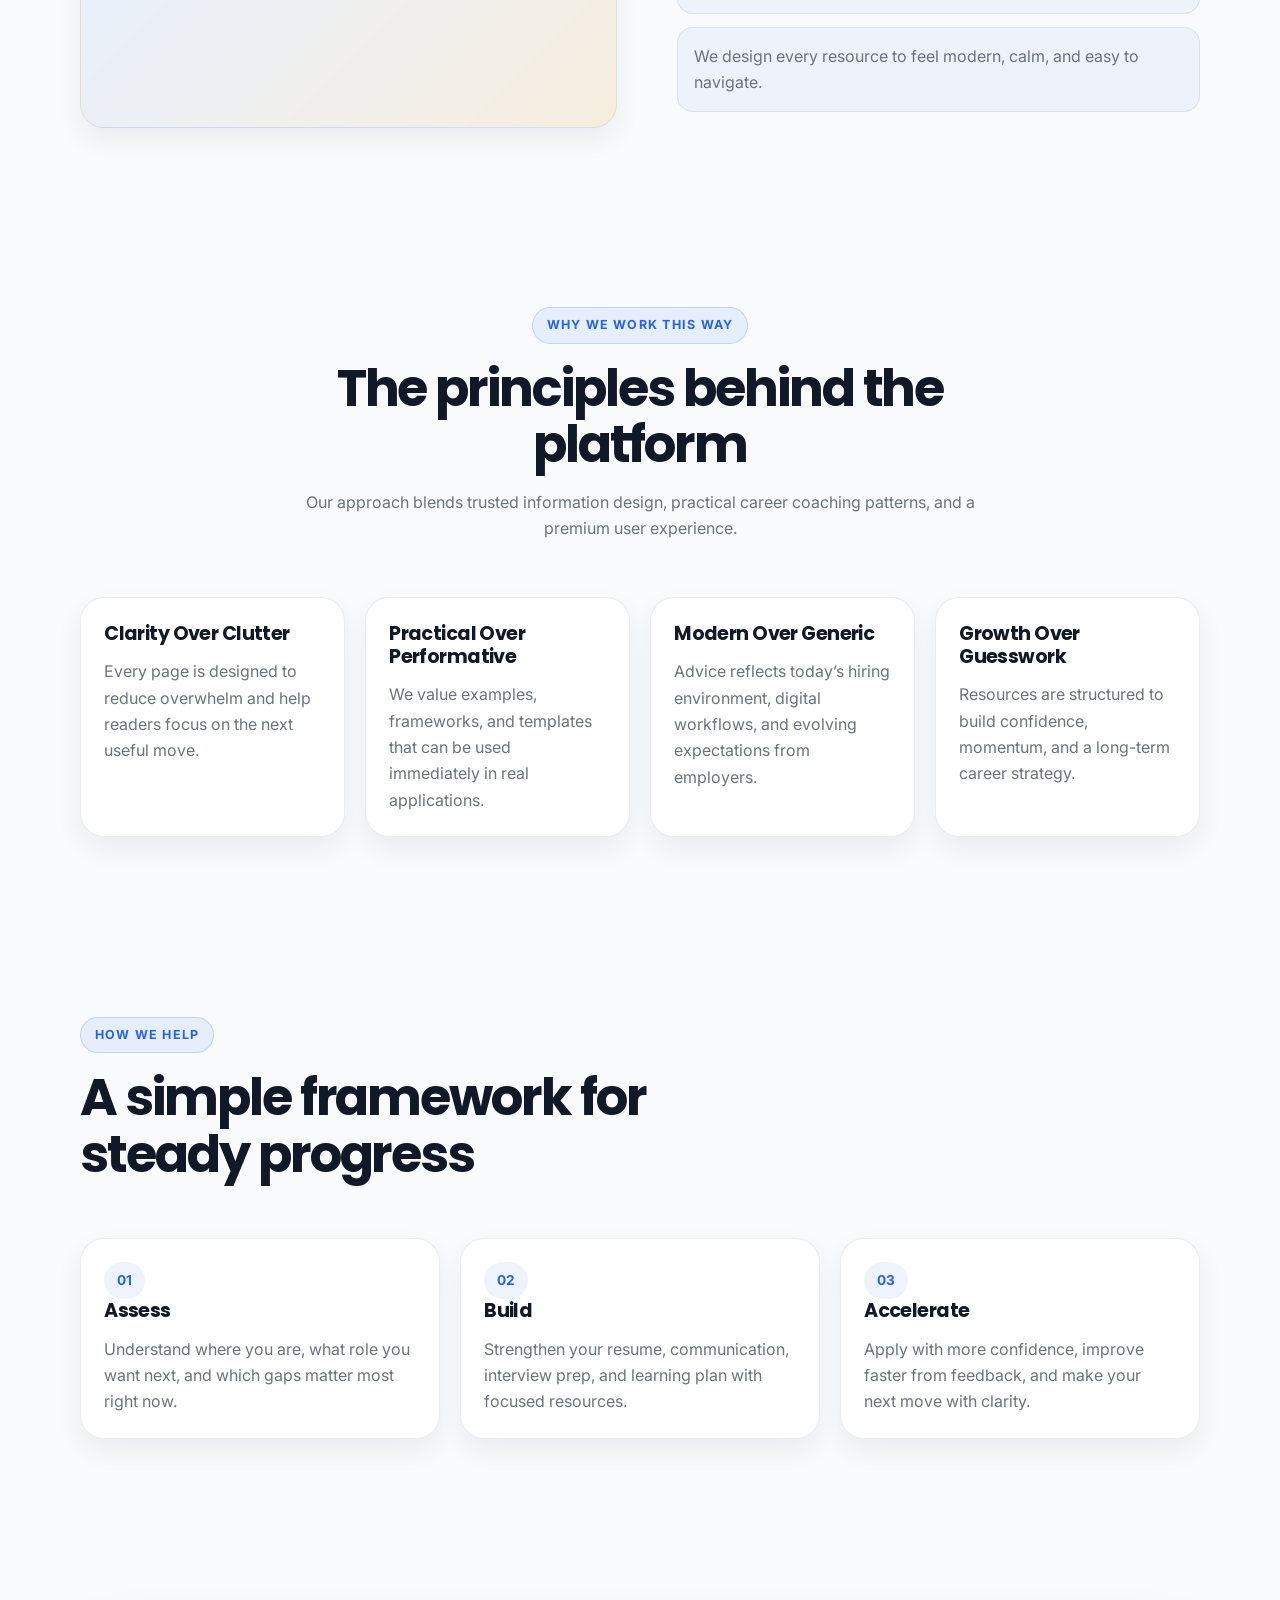
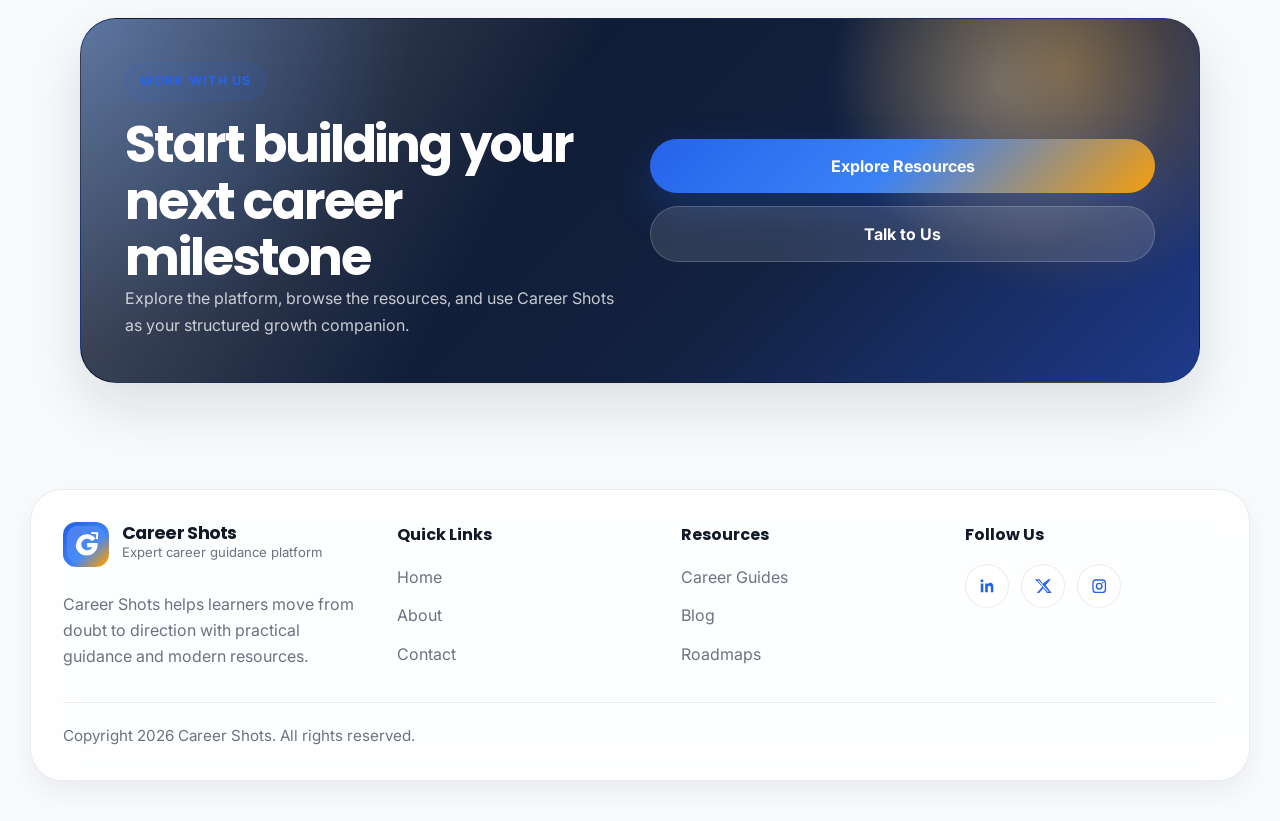
<file: about.html>
<!DOCTYPE html>
<html lang="en">
  <head>
    <meta charset="UTF-8">
    <meta name="viewport" content="width=device-width, initial-scale=1.0">
    <title>About Career Shots | Practical Guidance for Career Growth</title>
    <meta
      name="description"
      content="Learn how Career Shots helps students and professionals move faster with trusted career content, roadmaps, and practical guidance."
    >
    <meta name="theme-color" content="#0f172a">
    <meta property="og:type" content="website">
    <meta property="og:title" content="About Career Shots | Practical Guidance for Career Growth">
    <meta
      property="og:description"
      content="Explore the mission, approach, and values behind Career Shots and how the platform supports confident career growth."
    >
    <meta property="og:url" content="https://careershots.example/about.html">
    <meta property="og:image" content="https://careershots.example/assets/images/og-cover.svg">
    <meta name="twitter:card" content="summary_large_image">
    <link rel="canonical" href="https://careershots.example/about.html">
    <link rel="icon" type="image/svg+xml" href="./assets/icons/favicon.svg">
    <link rel="preconnect" href="https://fonts.googleapis.com">
    <link rel="preconnect" href="https://fonts.gstatic.com" crossorigin>
    <link
      href="https://fonts.googleapis.com/css2?family=Inter:wght@400;500;600;700;800&family=Poppins:wght@500;600;700;800&display=swap"
      rel="stylesheet"
    >
    <link rel="stylesheet" href="./assets/css/variables.css">
    <link rel="stylesheet" href="./assets/css/utilities.css">
    <link rel="stylesheet" href="./assets/css/style.css">
    <link rel="stylesheet" href="./assets/css/responsive.css">
    <script src="./assets/js/theme.js" defer></script>
    <script src="./assets/js/navbar.js" defer></script>
    <script src="./assets/js/animations.js" defer></script>
    <script src="./assets/js/main.js" defer></script>
  </head>
  <body class="page page-about">
    <a class="skip-link" href="#main-content">Skip to content</a>

    <header class="site-header">
      <div class="container-wide">
        <div class="nav-shell">
          <a class="brand" href="./index.html" aria-label="Career Shots home">
            <img class="brand__logo" src="./assets/icons/logo-mark.svg" alt="" width="88" height="88">
            <span class="brand__copy">
              <span class="brand__name">Career Shots</span>
              <span class="brand__tag">Expert career guidance platform</span>
            </span>
          </a>
          <button
            class="nav-toggle"
            type="button"
            aria-expanded="false"
            aria-controls="primary-navigation"
            aria-label="Open navigation"
          >
            <span class="nav-toggle__line"></span>
            <span class="nav-toggle__line"></span>
            <span class="nav-toggle__line"></span>
          </button>
          <div class="nav-menu" id="primary-navigation">
            <nav class="nav-links" aria-label="Primary navigation">
              <a class="nav-link" href="./index.html">Home</a>
              <a class="nav-link" href="./about.html">About</a>
              <a class="nav-link" href="./resources.html">Resources</a>
              <a class="nav-link" href="./blog.html">Blog</a>
              <a class="nav-link" href="./contact.html">Contact</a>
            </nav>
            <div class="nav-actions">
              <button class="theme-toggle" type="button" aria-label="Switch to dark mode" aria-pressed="false">
                <span class="theme-toggle__track">
                  <svg class="theme-toggle__icon" viewBox="0 0 24 24" aria-hidden="true">
                    <path d="M12 3v2.2M12 18.8V21M3 12h2.2M18.8 12H21M5.6 5.6l1.5 1.5M16.9 16.9l1.5 1.5M5.6 18.4l1.5-1.5M16.9 7.1l1.5-1.5"></path>
                    <circle cx="12" cy="12" r="3.6"></circle>
                  </svg>
                  <span class="theme-toggle__thumb"></span>
                  <svg class="theme-toggle__icon" viewBox="0 0 24 24" aria-hidden="true">
                    <path d="M20.2 14.7A8 8 0 1 1 9.3 3.8a6.3 6.3 0 0 0 10.9 10.9Z"></path>
                  </svg>
                </span>
              </button>
              <a class="btn btn-primary header-cta" href="./contact.html#contact-form">Get Started</a>
            </div>
          </div>
        </div>
      </div>
    </header>

    <main id="main-content" class="site-main">
      <!-- Page Hero -->
      <section class="section page-hero">
        <div class="container-wide">
          <div class="page-hero__shell">
            <div class="page-hero__grid">
              <div class="page-hero__copy" data-animate>
                <span class="section-eyebrow page-hero__eyebrow">About Us</span>
                <h1 class="page-hero__title">A clearer path for ambitious careers</h1>
                <p>
                  Career Shots exists to make career growth feel less chaotic and more intentional. We turn scattered
                  advice into modern, useful guidance for students, early professionals, and career switchers.
                </p>
                <div class="metric-strip">
                  <div class="metric-chip">
                    <strong>Trusted Advice</strong>
                    <span class="mini-note">Built to be practical, current, and easy to apply.</span>
                  </div>
                  <div class="metric-chip">
                    <strong>Focused Execution</strong>
                    <span class="mini-note">Frameworks that help you act instead of just consume.</span>
                  </div>
                  <div class="metric-chip">
                    <strong>Career Momentum</strong>
                    <span class="mini-note">Resources that help you move from plan to progress.</span>
                  </div>
                </div>
              </div>

              <div class="page-hero__panel" data-animate>
                <h2 class="footer-heading">What you can expect</h2>
                <ul class="bullet-list">
                  <li>High-signal guides for interviews, resumes, and job search strategy.</li>
                  <li>Actionable content designed for both immediate wins and long-term career growth.</li>
                  <li>Clean, focused resources that respect your time and reduce career noise.</li>
                </ul>
              </div>
            </div>
          </div>
        </div>
      </section>

      <!-- Story -->
      <section class="section">
        <div class="container">
          <div class="story-layout">
            <div class="story-visual" data-animate>
              <img
                src="./assets/images/about-journey.svg"
                alt="Illustration showing a guided career growth journey."
                width="640"
                height="460"
                loading="lazy"
                decoding="async"
              >
            </div>

            <div class="stack" data-animate>
              <span class="section-eyebrow">Our Mission</span>
              <h2 class="section-title">Turn career confusion into confident next steps</h2>
              <p class="section-description">
                Too much career content feels broad, recycled, or disconnected from what people actually need. Career
                Shots is designed around clarity: better questions, better structure, and better guidance for what comes
                next.
              </p>
              <ul class="highlight-list">
                <li>We simplify complex career decisions into useful, realistic action plans.</li>
                <li>We prioritize honest, experience-backed advice over vague motivation.</li>
                <li>We design every resource to feel modern, calm, and easy to navigate.</li>
              </ul>
            </div>
          </div>
        </div>
      </section>

      <!-- Principles -->
      <section class="section">
        <div class="container">
          <div class="section-header">
            <span class="section-eyebrow">Why We Work This Way</span>
            <h2 class="section-title">The principles behind the platform</h2>
            <p class="section-description">
              Our approach blends trusted information design, practical career coaching patterns, and a premium user
              experience.
            </p>
          </div>

          <div class="advantage-grid">
            <article class="advantage-card" data-animate>
              <h3>Clarity Over Clutter</h3>
              <p>Every page is designed to reduce overwhelm and help readers focus on the next useful move.</p>
            </article>
            <article class="advantage-card" data-animate>
              <h3>Practical Over Performative</h3>
              <p>We value examples, frameworks, and templates that can be used immediately in real applications.</p>
            </article>
            <article class="advantage-card" data-animate>
              <h3>Modern Over Generic</h3>
              <p>Advice reflects today’s hiring environment, digital workflows, and evolving expectations from employers.</p>
            </article>
            <article class="advantage-card" data-animate>
              <h3>Growth Over Guesswork</h3>
              <p>Resources are structured to build confidence, momentum, and a long-term career strategy.</p>
            </article>
          </div>
        </div>
      </section>

      <!-- Process -->
      <section class="section">
        <div class="container">
          <div class="section-header section-header--left">
            <span class="section-eyebrow">How We Help</span>
            <h2 class="section-title">A simple framework for steady progress</h2>
          </div>

          <div class="process-grid">
            <article class="process-card" data-animate>
              <span class="label-chip">01</span>
              <h3>Assess</h3>
              <p>Understand where you are, what role you want next, and which gaps matter most right now.</p>
            </article>
            <article class="process-card" data-animate>
              <span class="label-chip">02</span>
              <h3>Build</h3>
              <p>Strengthen your resume, communication, interview prep, and learning plan with focused resources.</p>
            </article>
            <article class="process-card" data-animate>
              <span class="label-chip">03</span>
              <h3>Accelerate</h3>
              <p>Apply with more confidence, improve faster from feedback, and make your next move with clarity.</p>
            </article>
          </div>
        </div>
      </section>

      <!-- CTA -->
      <section class="section">
        <div class="container">
          <div class="cta-panel">
            <div class="cta-grid">
              <div data-animate>
                <span class="section-eyebrow">Work With Us</span>
                <h2 class="section-title">Start building your next career milestone</h2>
                <p>Explore the platform, browse the resources, and use Career Shots as your structured growth companion.</p>
              </div>
              <div class="cta-actions" data-animate>
                <a class="btn btn-primary" href="./resources.html">Explore Resources</a>
                <a class="btn btn-secondary" href="./contact.html#contact-form">Talk to Us</a>
              </div>
            </div>
          </div>
        </div>
      </section>
    </main>

    <footer class="site-footer">
      <div class="container-wide">
        <div class="footer-shell">
          <div class="footer-grid">
            <div class="footer-brand">
              <a class="brand" href="./index.html" aria-label="Career Shots home">
                <img class="brand__logo" src="./assets/icons/logo-mark.svg" alt="" width="88" height="88">
                <span class="brand__copy">
                  <span class="brand__name">Career Shots</span>
                  <span class="brand__tag">Expert career guidance platform</span>
                </span>
              </a>
              <p>Career Shots helps learners move from doubt to direction with practical guidance and modern resources.</p>
            </div>
            <div>
              <h2 class="footer-heading">Quick Links</h2>
              <div class="footer-list">
                <a href="./index.html">Home</a>
                <a href="./about.html">About</a>
                <a href="./contact.html">Contact</a>
              </div>
            </div>
            <div>
              <h2 class="footer-heading">Resources</h2>
              <div class="footer-list">
                <a href="./resources.html">Career Guides</a>
                <a href="./blog.html">Blog</a>
                <a href="./resources.html">Roadmaps</a>
              </div>
            </div>
            <div>
              <h2 class="footer-heading">Follow Us</h2>
              <div class="social-links">
                <a class="social-link" href="https://www.linkedin.com" aria-label="LinkedIn">
                  <svg viewBox="0 0 24 24" aria-hidden="true">
                    <path d="M6.94 8.5H3.56V20h3.38ZM5.25 3a1.97 1.97 0 1 0 0 3.94A1.97 1.97 0 0 0 5.25 3ZM20 12.4c0-3.26-1.74-4.78-4.06-4.78a3.52 3.52 0 0 0-3.18 1.75V8.5H9.38c.04.57 0 11.5 0 11.5h3.38v-6.42c0-.34.02-.67.13-.91.27-.67.9-1.36 1.95-1.36 1.38 0 1.93 1.03 1.93 2.55V20H20Z"></path>
                  </svg>
                </a>
                <a class="social-link" href="https://www.x.com" aria-label="X">
                  <svg viewBox="0 0 24 24" aria-hidden="true">
                    <path d="M18.9 3H22l-6.78 7.75L23 21h-6.07l-4.75-6.21L6.75 21H3.64l7.26-8.3L1 3h6.22l4.3 5.71Zm-1.07 16.2h1.72L6.3 4.71H4.46Z"></path>
                  </svg>
                </a>
                <a class="social-link" href="https://www.instagram.com" aria-label="Instagram">
                  <svg viewBox="0 0 24 24" aria-hidden="true">
                    <path d="M7.75 3h8.5A4.75 4.75 0 0 1 21 7.75v8.5A4.75 4.75 0 0 1 16.25 21h-8.5A4.75 4.75 0 0 1 3 16.25v-8.5A4.75 4.75 0 0 1 7.75 3Zm0 1.75A3 3 0 0 0 4.75 7.75v8.5a3 3 0 0 0 3 3h8.5a3 3 0 0 0 3-3v-8.5a3 3 0 0 0-3-3Zm8.88 1.31a1.12 1.12 0 1 1-1.12 1.12 1.12 1.12 0 0 1 1.12-1.12ZM12 7.5A4.5 4.5 0 1 1 7.5 12 4.5 4.5 0 0 1 12 7.5Zm0 1.75A2.75 2.75 0 1 0 14.75 12 2.75 2.75 0 0 0 12 9.25Z"></path>
                  </svg>
                </a>
              </div>
            </div>
          </div>
          <div class="footer-bottom">Copyright <span data-current-year></span> Career Shots. All rights reserved.</div>
        </div>
      </div>
    </footer>
  </body>
</html>
</file>
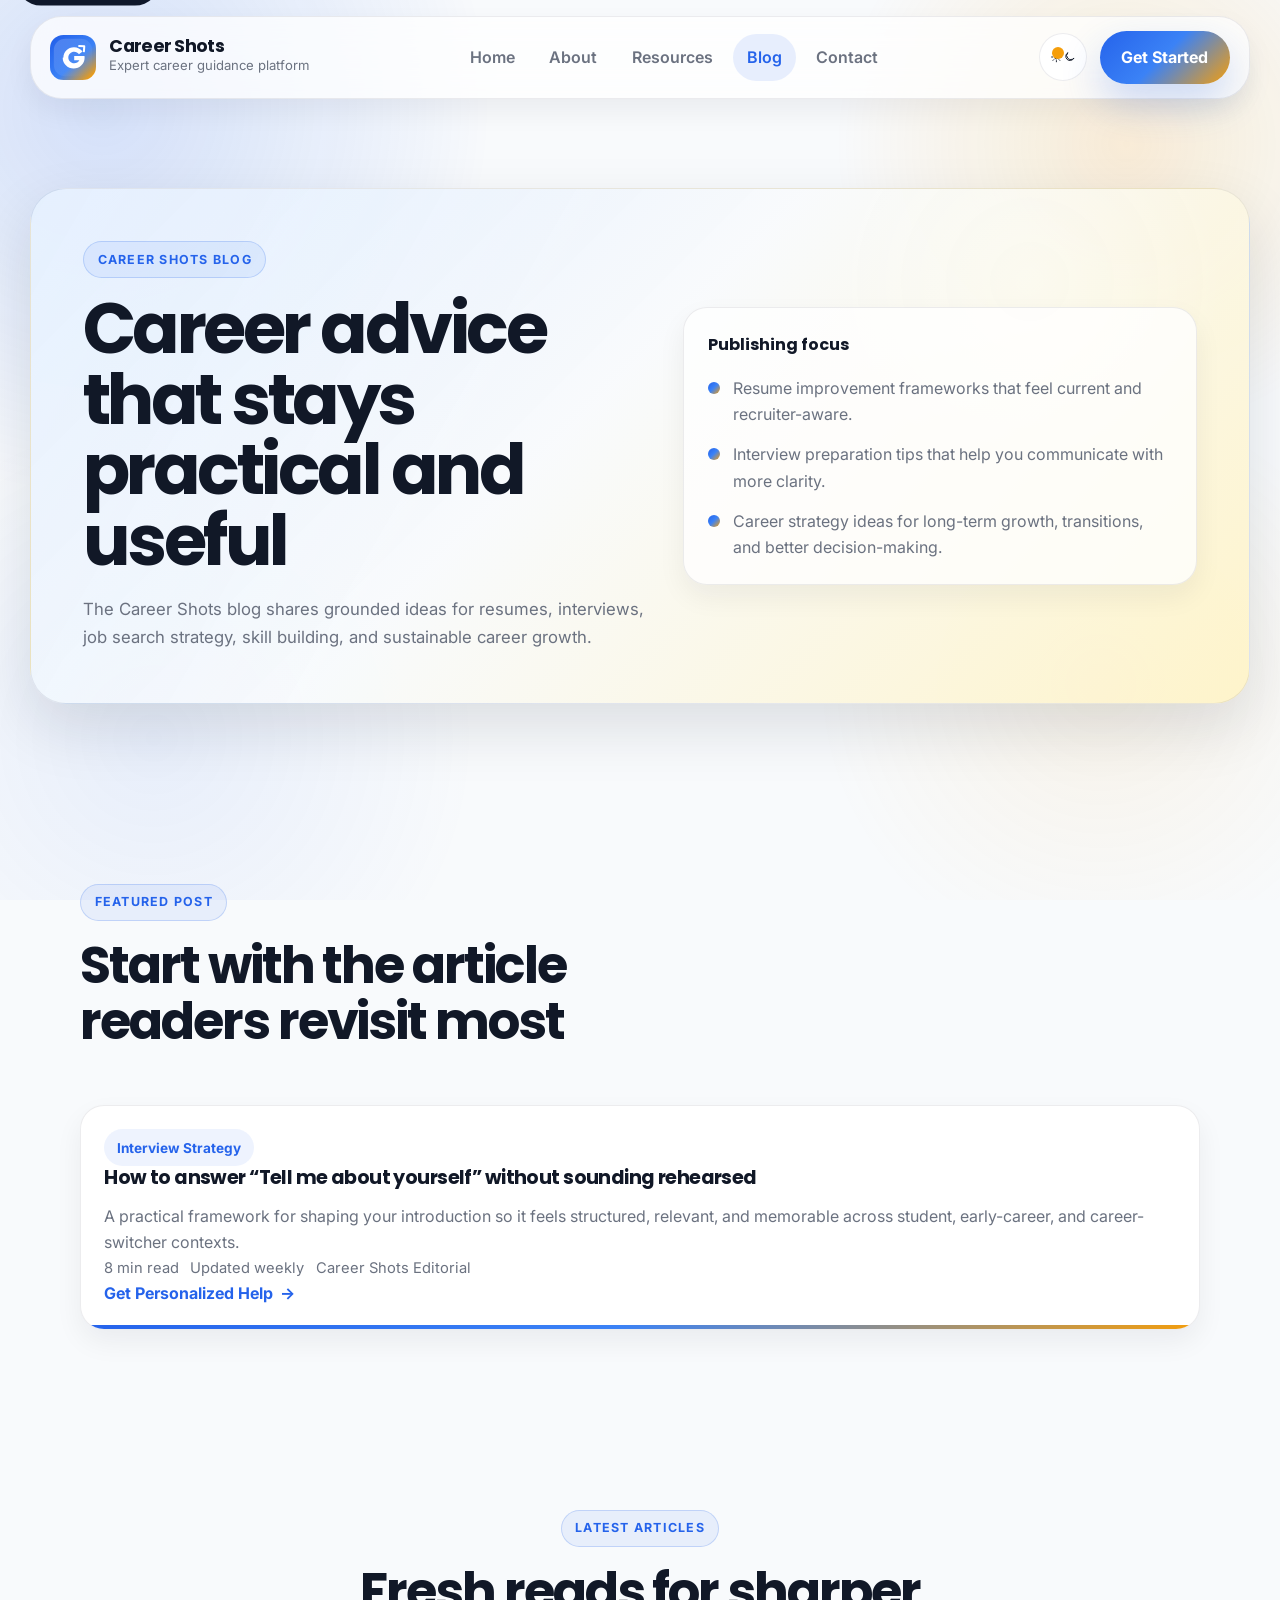
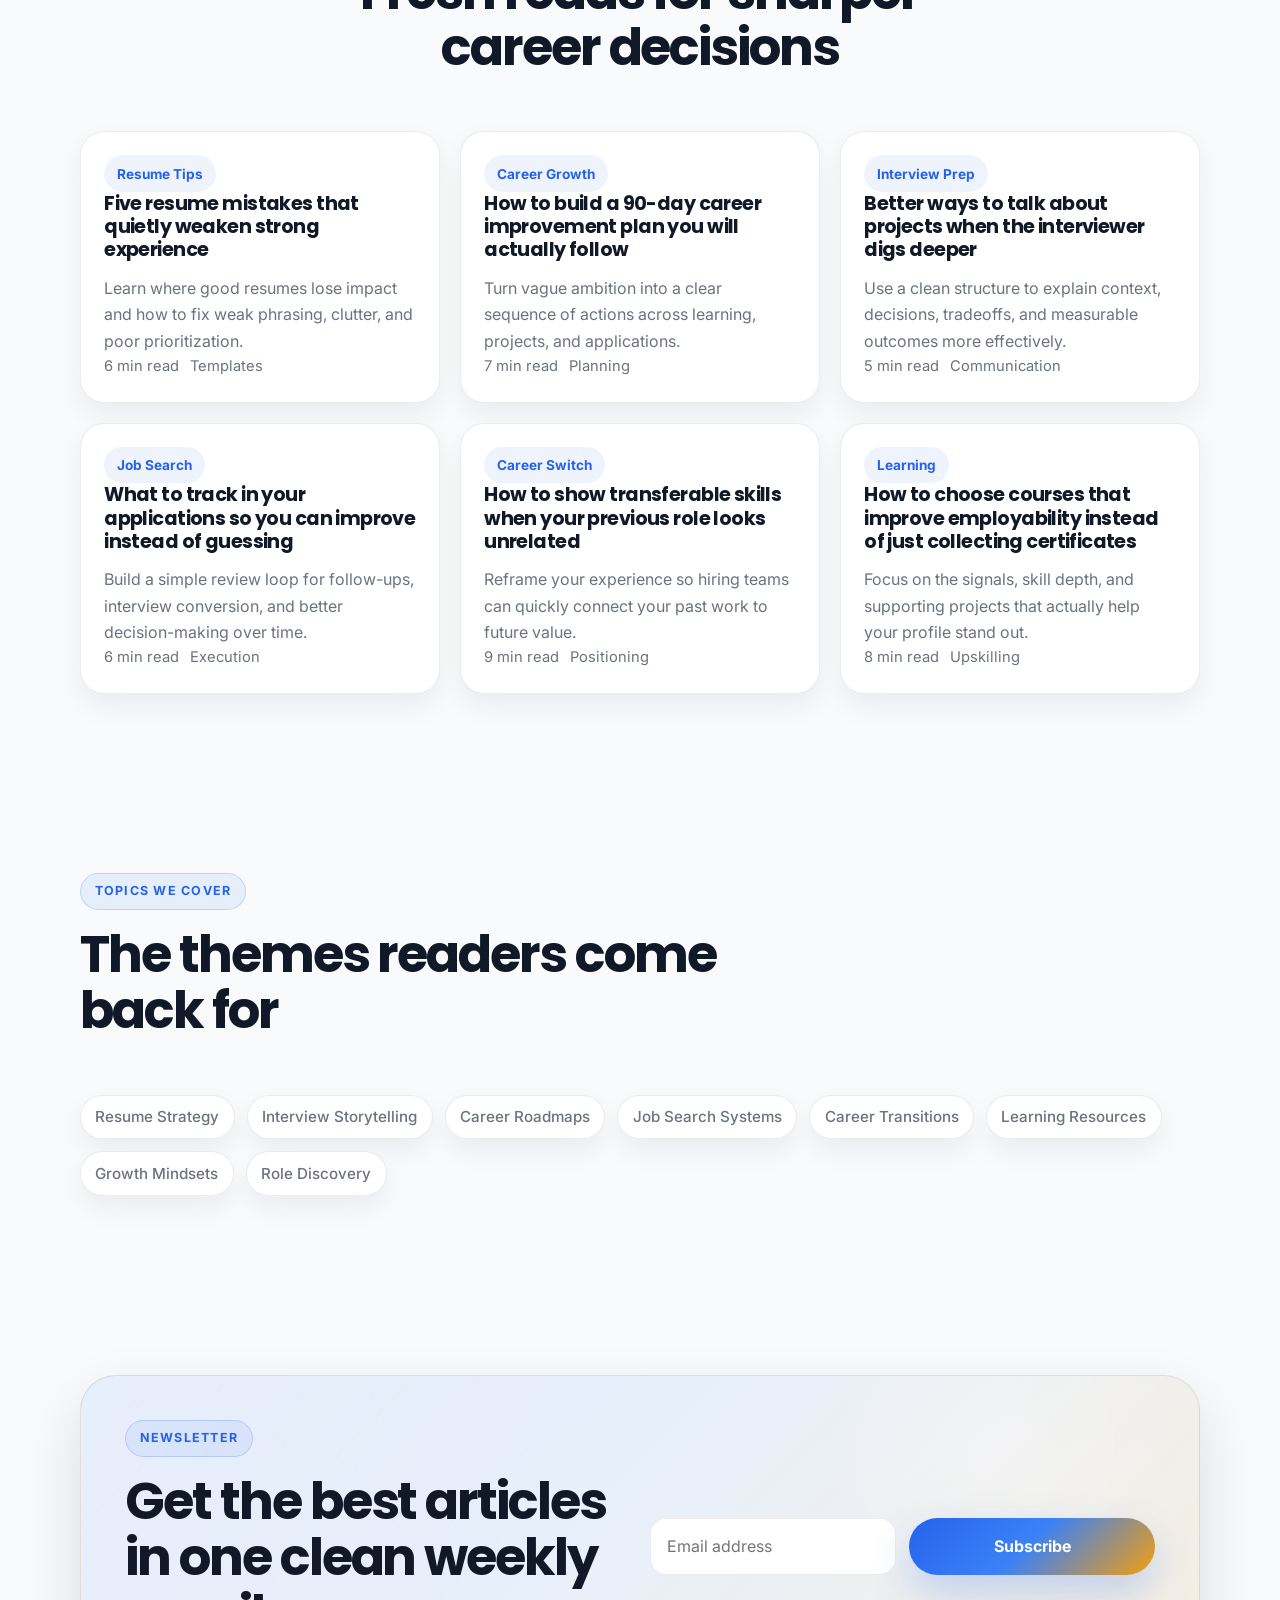
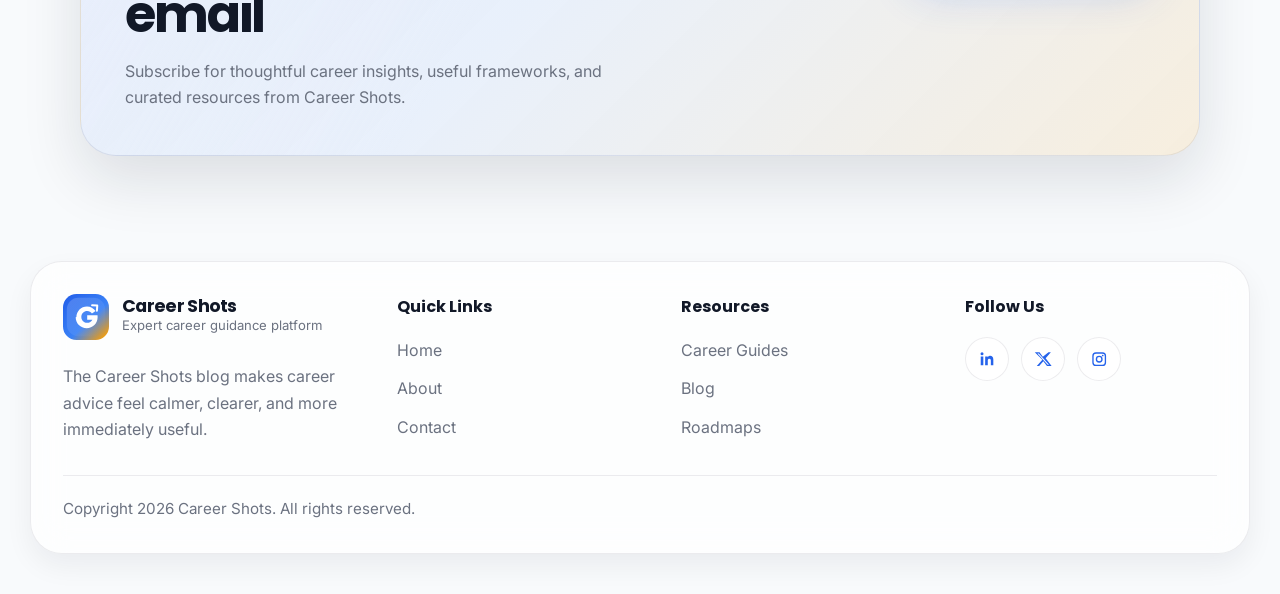
<file: blog.html>
<!DOCTYPE html>
<html lang="en">
  <head>
    <meta charset="UTF-8">
    <meta name="viewport" content="width=device-width, initial-scale=1.0">
    <title>Career Shots Blog | Practical Advice for Career Growth</title>
    <meta
      name="description"
      content="Read practical career advice, interview insights, resume tips, and growth strategies on the Career Shots blog."
    >
    <meta name="theme-color" content="#0f172a">
    <meta property="og:type" content="website">
    <meta property="og:title" content="Career Shots Blog | Practical Advice for Career Growth">
    <meta
      property="og:description"
      content="The Career Shots blog shares actionable advice for resumes, interviews, job search, and long-term career growth."
    >
    <meta property="og:url" content="https://careershots.example/blog.html">
    <meta property="og:image" content="https://careershots.example/assets/images/og-cover.svg">
    <meta name="twitter:card" content="summary_large_image">
    <link rel="canonical" href="https://careershots.example/blog.html">
    <link rel="icon" type="image/svg+xml" href="./assets/icons/favicon.svg">
    <link rel="preconnect" href="https://fonts.googleapis.com">
    <link rel="preconnect" href="https://fonts.gstatic.com" crossorigin>
    <link
      href="https://fonts.googleapis.com/css2?family=Inter:wght@400;500;600;700;800&family=Poppins:wght@500;600;700;800&display=swap"
      rel="stylesheet"
    >
    <link rel="stylesheet" href="./assets/css/variables.css">
    <link rel="stylesheet" href="./assets/css/utilities.css">
    <link rel="stylesheet" href="./assets/css/style.css">
    <link rel="stylesheet" href="./assets/css/responsive.css">
    <script src="./assets/js/theme.js" defer></script>
    <script src="./assets/js/navbar.js" defer></script>
    <script src="./assets/js/animations.js" defer></script>
    <script src="./assets/js/main.js" defer></script>
  </head>
  <body class="page page-blog">
    <a class="skip-link" href="#main-content">Skip to content</a>

    <header class="site-header">
      <div class="container-wide">
        <div class="nav-shell">
          <a class="brand" href="./index.html" aria-label="Career Shots home">
            <img class="brand__logo" src="./assets/icons/logo-mark.svg" alt="" width="88" height="88">
            <span class="brand__copy">
              <span class="brand__name">Career Shots</span>
              <span class="brand__tag">Expert career guidance platform</span>
            </span>
          </a>
          <button
            class="nav-toggle"
            type="button"
            aria-expanded="false"
            aria-controls="primary-navigation"
            aria-label="Open navigation"
          >
            <span class="nav-toggle__line"></span>
            <span class="nav-toggle__line"></span>
            <span class="nav-toggle__line"></span>
          </button>
          <div class="nav-menu" id="primary-navigation">
            <nav class="nav-links" aria-label="Primary navigation">
              <a class="nav-link" href="./index.html">Home</a>
              <a class="nav-link" href="./about.html">About</a>
              <a class="nav-link" href="./resources.html">Resources</a>
              <a class="nav-link" href="./blog.html">Blog</a>
              <a class="nav-link" href="./contact.html">Contact</a>
            </nav>
            <div class="nav-actions">
              <button class="theme-toggle" type="button" aria-label="Switch to dark mode" aria-pressed="false">
                <span class="theme-toggle__track">
                  <svg class="theme-toggle__icon" viewBox="0 0 24 24" aria-hidden="true">
                    <path d="M12 3v2.2M12 18.8V21M3 12h2.2M18.8 12H21M5.6 5.6l1.5 1.5M16.9 16.9l1.5 1.5M5.6 18.4l1.5-1.5M16.9 7.1l1.5-1.5"></path>
                    <circle cx="12" cy="12" r="3.6"></circle>
                  </svg>
                  <span class="theme-toggle__thumb"></span>
                  <svg class="theme-toggle__icon" viewBox="0 0 24 24" aria-hidden="true">
                    <path d="M20.2 14.7A8 8 0 1 1 9.3 3.8a6.3 6.3 0 0 0 10.9 10.9Z"></path>
                  </svg>
                </span>
              </button>
              <a class="btn btn-primary header-cta" href="./contact.html#contact-form">Get Started</a>
            </div>
          </div>
        </div>
      </div>
    </header>

    <main id="main-content" class="site-main">
      <!-- Page Hero -->
      <section class="section page-hero">
        <div class="container-wide">
          <div class="page-hero__shell">
            <div class="page-hero__grid">
              <div class="page-hero__copy" data-animate>
                <span class="section-eyebrow page-hero__eyebrow">Career Shots Blog</span>
                <h1 class="page-hero__title">Career advice that stays practical and useful</h1>
                <p>
                  The Career Shots blog shares grounded ideas for resumes, interviews, job search strategy, skill
                  building, and sustainable career growth.
                </p>
              </div>

              <div class="page-hero__panel" data-animate>
                <h2 class="footer-heading">Publishing focus</h2>
                <ul class="bullet-list">
                  <li>Resume improvement frameworks that feel current and recruiter-aware.</li>
                  <li>Interview preparation tips that help you communicate with more clarity.</li>
                  <li>Career strategy ideas for long-term growth, transitions, and better decision-making.</li>
                </ul>
              </div>
            </div>
          </div>
        </div>
      </section>

      <!-- Featured Article -->
      <section class="section">
        <div class="container">
          <div class="section-header section-header--left">
            <span class="section-eyebrow">Featured Post</span>
            <h2 class="section-title">Start with the article readers revisit most</h2>
          </div>

          <article class="article-card article-featured" data-animate>
            <span class="article-tag">Interview Strategy</span>
            <h3>How to answer “Tell me about yourself” without sounding rehearsed</h3>
            <p>
              A practical framework for shaping your introduction so it feels structured, relevant, and memorable across
              student, early-career, and career-switcher contexts.
            </p>
            <div class="article-meta">
              <span>8 min read</span>
              <span>Updated weekly</span>
              <span>Career Shots Editorial</span>
            </div>
            <a class="link-arrow" href="./contact.html#contact-form">Get Personalized Help</a>
          </article>
        </div>
      </section>

      <!-- Latest Articles -->
      <section class="section">
        <div class="container">
          <div class="section-header">
            <span class="section-eyebrow">Latest Articles</span>
            <h2 class="section-title">Fresh reads for sharper career decisions</h2>
          </div>

          <div class="article-grid">
            <article class="article-card" data-animate>
              <span class="article-tag">Resume Tips</span>
              <h3>Five resume mistakes that quietly weaken strong experience</h3>
              <p>Learn where good resumes lose impact and how to fix weak phrasing, clutter, and poor prioritization.</p>
              <div class="article-meta">
                <span>6 min read</span>
                <span>Templates</span>
              </div>
            </article>

            <article class="article-card" data-animate>
              <span class="article-tag">Career Growth</span>
              <h3>How to build a 90-day career improvement plan you will actually follow</h3>
              <p>Turn vague ambition into a clear sequence of actions across learning, projects, and applications.</p>
              <div class="article-meta">
                <span>7 min read</span>
                <span>Planning</span>
              </div>
            </article>

            <article class="article-card" data-animate>
              <span class="article-tag">Interview Prep</span>
              <h3>Better ways to talk about projects when the interviewer digs deeper</h3>
              <p>Use a clean structure to explain context, decisions, tradeoffs, and measurable outcomes more effectively.</p>
              <div class="article-meta">
                <span>5 min read</span>
                <span>Communication</span>
              </div>
            </article>

            <article class="article-card" data-animate>
              <span class="article-tag">Job Search</span>
              <h3>What to track in your applications so you can improve instead of guessing</h3>
              <p>Build a simple review loop for follow-ups, interview conversion, and better decision-making over time.</p>
              <div class="article-meta">
                <span>6 min read</span>
                <span>Execution</span>
              </div>
            </article>

            <article class="article-card" data-animate>
              <span class="article-tag">Career Switch</span>
              <h3>How to show transferable skills when your previous role looks unrelated</h3>
              <p>Reframe your experience so hiring teams can quickly connect your past work to future value.</p>
              <div class="article-meta">
                <span>9 min read</span>
                <span>Positioning</span>
              </div>
            </article>

            <article class="article-card" data-animate>
              <span class="article-tag">Learning</span>
              <h3>How to choose courses that improve employability instead of just collecting certificates</h3>
              <p>Focus on the signals, skill depth, and supporting projects that actually help your profile stand out.</p>
              <div class="article-meta">
                <span>8 min read</span>
                <span>Upskilling</span>
              </div>
            </article>
          </div>
        </div>
      </section>

      <!-- Topics -->
      <section class="section">
        <div class="container">
          <div class="section-header section-header--left">
            <span class="section-eyebrow">Topics We Cover</span>
            <h2 class="section-title">The themes readers come back for</h2>
          </div>

          <div class="topic-cloud" data-animate>
            <span class="pill">Resume Strategy</span>
            <span class="pill">Interview Storytelling</span>
            <span class="pill">Career Roadmaps</span>
            <span class="pill">Job Search Systems</span>
            <span class="pill">Career Transitions</span>
            <span class="pill">Learning Resources</span>
            <span class="pill">Growth Mindsets</span>
            <span class="pill">Role Discovery</span>
          </div>
        </div>
      </section>

      <!-- Newsletter -->
      <section class="section">
        <div class="container">
          <div class="newsletter-panel">
            <div class="newsletter-grid">
              <div data-animate>
                <span class="section-eyebrow">Newsletter</span>
                <h2 class="section-title">Get the best articles in one clean weekly email</h2>
                <p class="section-description">
                  Subscribe for thoughtful career insights, useful frameworks, and curated resources from Career Shots.
                </p>
              </div>
              <form class="newsletter-form" data-demo-form="newsletter" data-animate>
                <div class="newsletter-form__row">
                  <input
                    class="input-control"
                    type="email"
                    name="email"
                    placeholder="Email address"
                    aria-label="Email address"
                    required
                  >
                  <button class="btn btn-primary" type="submit">Subscribe</button>
                </div>
                <p class="form-status" data-form-status></p>
              </form>
            </div>
          </div>
        </div>
      </section>
    </main>

    <footer class="site-footer">
      <div class="container-wide">
        <div class="footer-shell">
          <div class="footer-grid">
            <div class="footer-brand">
              <a class="brand" href="./index.html" aria-label="Career Shots home">
                <img class="brand__logo" src="./assets/icons/logo-mark.svg" alt="" width="88" height="88">
                <span class="brand__copy">
                  <span class="brand__name">Career Shots</span>
                  <span class="brand__tag">Expert career guidance platform</span>
                </span>
              </a>
              <p>The Career Shots blog makes career advice feel calmer, clearer, and more immediately useful.</p>
            </div>
            <div>
              <h2 class="footer-heading">Quick Links</h2>
              <div class="footer-list">
                <a href="./index.html">Home</a>
                <a href="./about.html">About</a>
                <a href="./contact.html">Contact</a>
              </div>
            </div>
            <div>
              <h2 class="footer-heading">Resources</h2>
              <div class="footer-list">
                <a href="./resources.html">Career Guides</a>
                <a href="./blog.html">Blog</a>
                <a href="./resources.html">Roadmaps</a>
              </div>
            </div>
            <div>
              <h2 class="footer-heading">Follow Us</h2>
              <div class="social-links">
                <a class="social-link" href="https://www.linkedin.com" aria-label="LinkedIn">
                  <svg viewBox="0 0 24 24" aria-hidden="true">
                    <path d="M6.94 8.5H3.56V20h3.38ZM5.25 3a1.97 1.97 0 1 0 0 3.94A1.97 1.97 0 0 0 5.25 3ZM20 12.4c0-3.26-1.74-4.78-4.06-4.78a3.52 3.52 0 0 0-3.18 1.75V8.5H9.38c.04.57 0 11.5 0 11.5h3.38v-6.42c0-.34.02-.67.13-.91.27-.67.9-1.36 1.95-1.36 1.38 0 1.93 1.03 1.93 2.55V20H20Z"></path>
                  </svg>
                </a>
                <a class="social-link" href="https://www.x.com" aria-label="X">
                  <svg viewBox="0 0 24 24" aria-hidden="true">
                    <path d="M18.9 3H22l-6.78 7.75L23 21h-6.07l-4.75-6.21L6.75 21H3.64l7.26-8.3L1 3h6.22l4.3 5.71Zm-1.07 16.2h1.72L6.3 4.71H4.46Z"></path>
                  </svg>
                </a>
                <a class="social-link" href="https://www.instagram.com" aria-label="Instagram">
                  <svg viewBox="0 0 24 24" aria-hidden="true">
                    <path d="M7.75 3h8.5A4.75 4.75 0 0 1 21 7.75v8.5A4.75 4.75 0 0 1 16.25 21h-8.5A4.75 4.75 0 0 1 3 16.25v-8.5A4.75 4.75 0 0 1 7.75 3Zm0 1.75A3 3 0 0 0 4.75 7.75v8.5a3 3 0 0 0 3 3h8.5a3 3 0 0 0 3-3v-8.5a3 3 0 0 0-3-3Zm8.88 1.31a1.12 1.12 0 1 1-1.12 1.12 1.12 1.12 0 0 1 1.12-1.12ZM12 7.5A4.5 4.5 0 1 1 7.5 12 4.5 4.5 0 0 1 12 7.5Zm0 1.75A2.75 2.75 0 1 0 14.75 12 2.75 2.75 0 0 0 12 9.25Z"></path>
                  </svg>
                </a>
              </div>
            </div>
          </div>
          <div class="footer-bottom">Copyright <span data-current-year></span> Career Shots. All rights reserved.</div>
        </div>
      </div>
    </footer>
  </body>
</html>
</file>
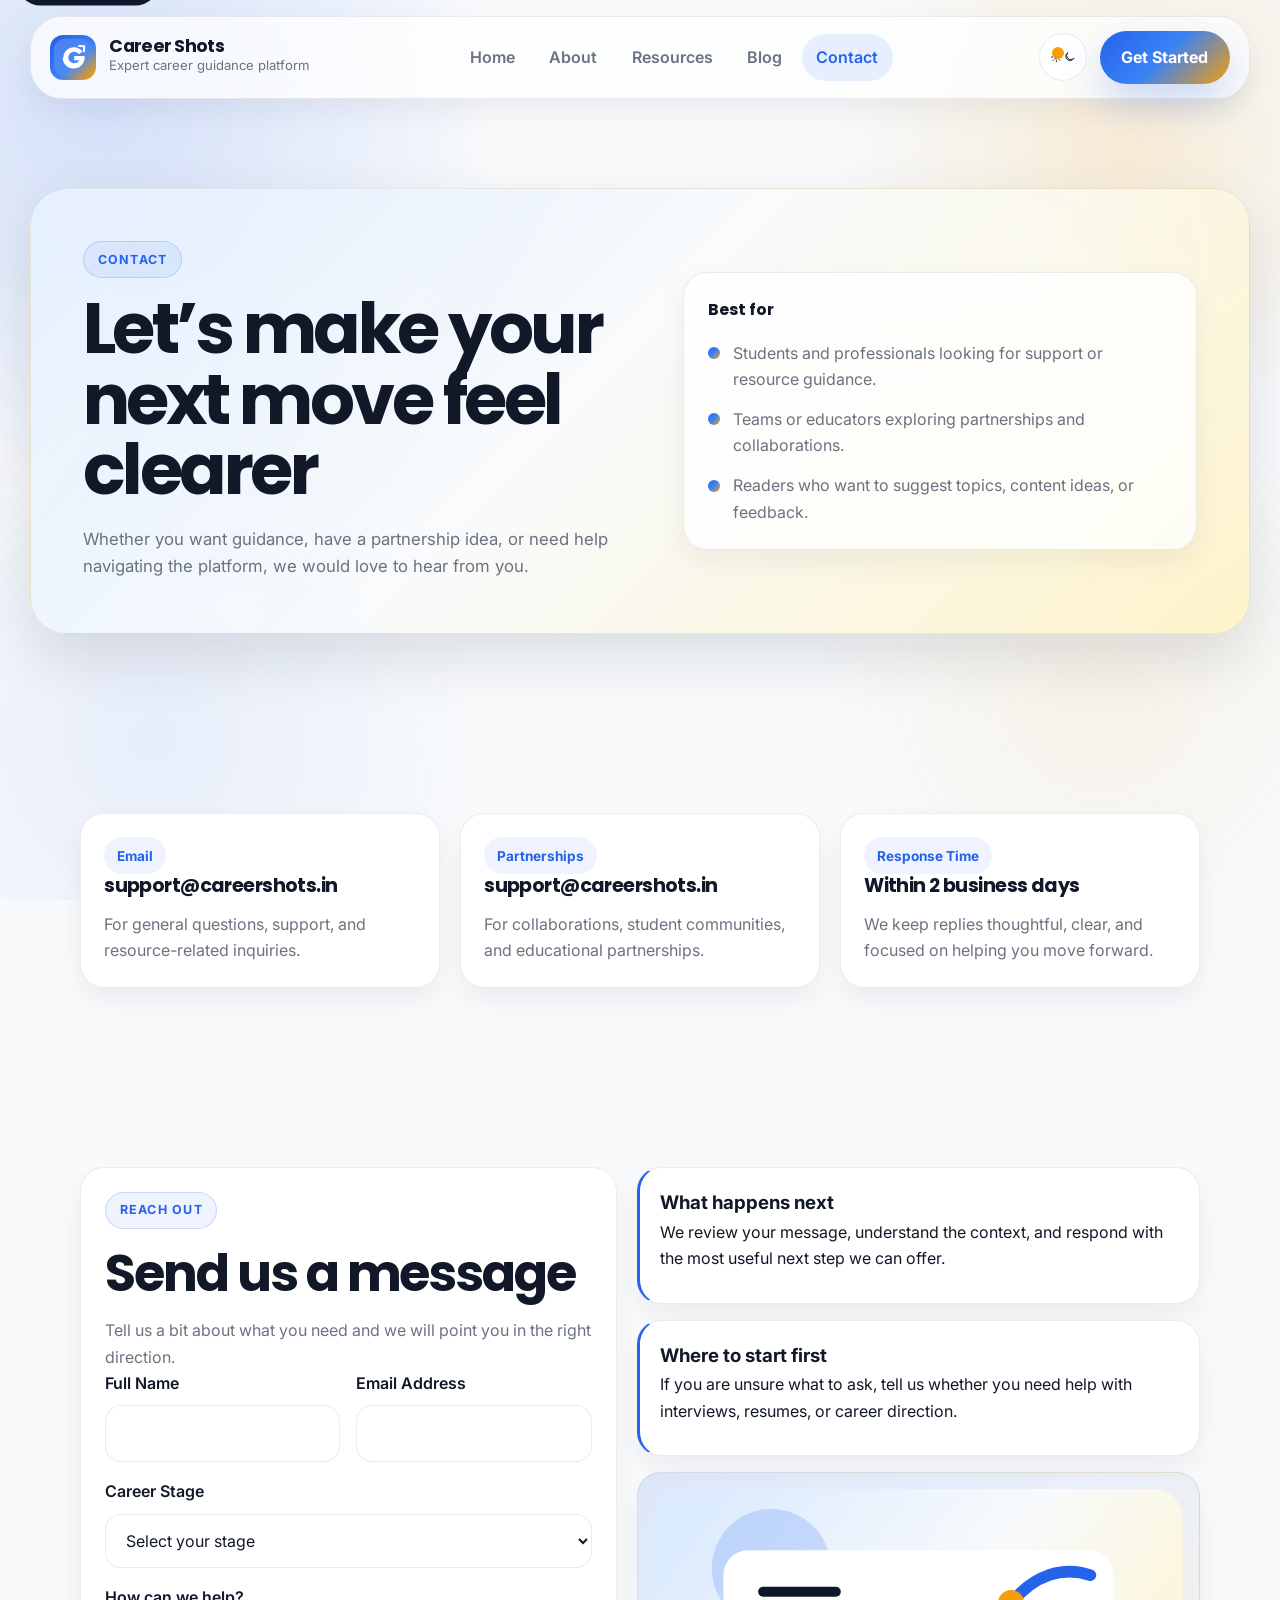
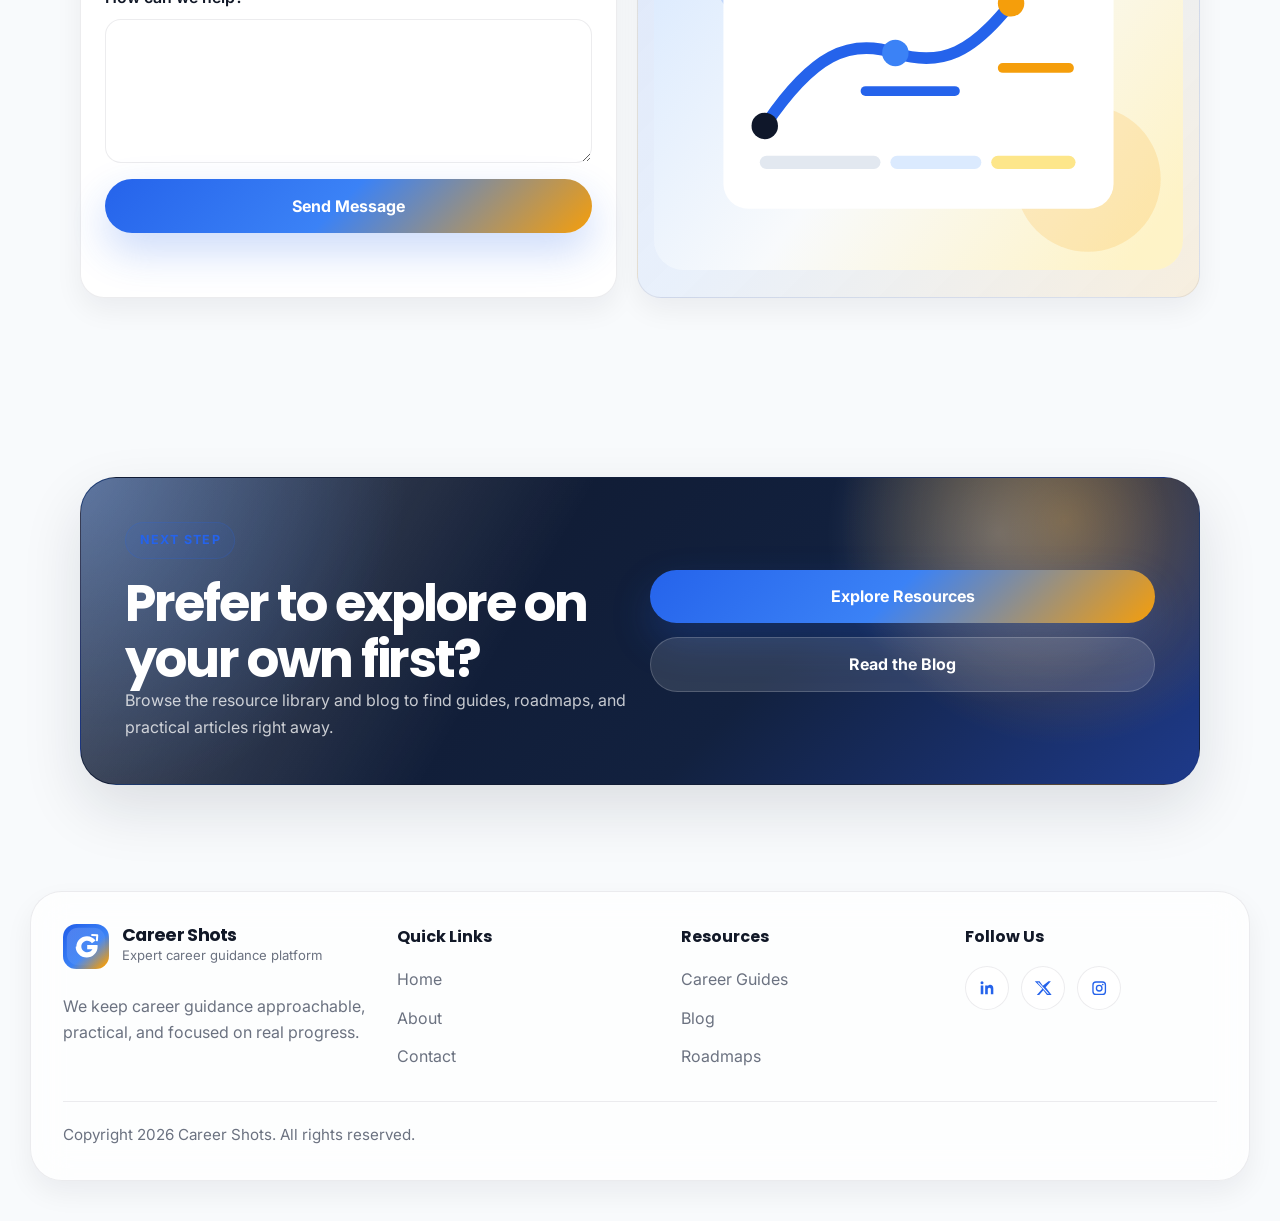
<file: contact.html>
<!DOCTYPE html>
<html lang="en">
  <head>
    <meta charset="UTF-8">
    <meta name="viewport" content="width=device-width, initial-scale=1.0">
    <title>Contact Career Shots | Start Your Career Growth Journey</title>
    <meta
      name="description"
      content="Get in touch with Career Shots for career guidance, resource questions, partnerships, or support."
    >
    <meta name="theme-color" content="#0f172a">
    <meta property="og:type" content="website">
    <meta property="og:title" content="Contact Career Shots | Start Your Career Growth Journey">
    <meta
      property="og:description"
      content="Reach out to Career Shots for career guidance, partnerships, or resource support."
    >
    <meta property="og:url" content="https://careershots.example/contact.html">
    <meta property="og:image" content="https://careershots.example/assets/images/og-cover.svg">
    <meta name="twitter:card" content="summary_large_image">
    <link rel="canonical" href="https://careershots.example/contact.html">
    <link rel="icon" type="image/svg+xml" href="./assets/icons/favicon.svg">
    <link rel="preconnect" href="https://fonts.googleapis.com">
    <link rel="preconnect" href="https://fonts.gstatic.com" crossorigin>
    <link
      href="https://fonts.googleapis.com/css2?family=Inter:wght@400;500;600;700;800&family=Poppins:wght@500;600;700;800&display=swap"
      rel="stylesheet"
    >
    <link rel="stylesheet" href="./assets/css/variables.css">
    <link rel="stylesheet" href="./assets/css/utilities.css">
    <link rel="stylesheet" href="./assets/css/style.css">
    <link rel="stylesheet" href="./assets/css/responsive.css">
    <script src="./assets/js/theme.js" defer></script>
    <script src="./assets/js/navbar.js" defer></script>
    <script src="./assets/js/animations.js" defer></script>
    <script src="./assets/js/main.js" defer></script>
  </head>
  <body class="page page-contact">
    <a class="skip-link" href="#main-content">Skip to content</a>

    <header class="site-header">
      <div class="container-wide">
        <div class="nav-shell">
          <a class="brand" href="./index.html" aria-label="Career Shots home">
            <img class="brand__logo" src="./assets/icons/logo-mark.svg" alt="" width="88" height="88">
            <span class="brand__copy">
              <span class="brand__name">Career Shots</span>
              <span class="brand__tag">Expert career guidance platform</span>
            </span>
          </a>
          <button
            class="nav-toggle"
            type="button"
            aria-expanded="false"
            aria-controls="primary-navigation"
            aria-label="Open navigation"
          >
            <span class="nav-toggle__line"></span>
            <span class="nav-toggle__line"></span>
            <span class="nav-toggle__line"></span>
          </button>
          <div class="nav-menu" id="primary-navigation">
            <nav class="nav-links" aria-label="Primary navigation">
              <a class="nav-link" href="./index.html">Home</a>
              <a class="nav-link" href="./about.html">About</a>
              <a class="nav-link" href="./resources.html">Resources</a>
              <a class="nav-link" href="./blog.html">Blog</a>
              <a class="nav-link" href="./contact.html">Contact</a>
            </nav>
            <div class="nav-actions">
              <button class="theme-toggle" type="button" aria-label="Switch to dark mode" aria-pressed="false">
                <span class="theme-toggle__track">
                  <svg class="theme-toggle__icon" viewBox="0 0 24 24" aria-hidden="true">
                    <path d="M12 3v2.2M12 18.8V21M3 12h2.2M18.8 12H21M5.6 5.6l1.5 1.5M16.9 16.9l1.5 1.5M5.6 18.4l1.5-1.5M16.9 7.1l1.5-1.5"></path>
                    <circle cx="12" cy="12" r="3.6"></circle>
                  </svg>
                  <span class="theme-toggle__thumb"></span>
                  <svg class="theme-toggle__icon" viewBox="0 0 24 24" aria-hidden="true">
                    <path d="M20.2 14.7A8 8 0 1 1 9.3 3.8a6.3 6.3 0 0 0 10.9 10.9Z"></path>
                  </svg>
                </span>
              </button>
              <a class="btn btn-primary header-cta" href="./contact.html#contact-form">Get Started</a>
            </div>
          </div>
        </div>
      </div>
    </header>

    <main id="main-content" class="site-main">
      <!-- Page Hero -->
      <section class="section page-hero">
        <div class="container-wide">
          <div class="page-hero__shell">
            <div class="page-hero__grid">
              <div class="page-hero__copy" data-animate>
                <span class="section-eyebrow page-hero__eyebrow">Contact</span>
                <h1 class="page-hero__title">Let’s make your next move feel clearer</h1>
                <p>
                  Whether you want guidance, have a partnership idea, or need help navigating the platform, we would
                  love to hear from you.
                </p>
              </div>

              <div class="page-hero__panel" data-animate>
                <h2 class="footer-heading">Best for</h2>
                <ul class="bullet-list">
                  <li>Students and professionals looking for support or resource guidance.</li>
                  <li>Teams or educators exploring partnerships and collaborations.</li>
                  <li>Readers who want to suggest topics, content ideas, or feedback.</li>
                </ul>
              </div>
            </div>
          </div>
        </div>
      </section>

      <!-- Contact Points -->
      <section class="section">
        <div class="container">
          <div class="contact-points">
            <article class="contact-card" data-animate>
              <span class="article-tag">Email</span>
              <h3>support@careershots.in</h3>
              <p>For general questions, support, and resource-related inquiries.</p>
            </article>
            <article class="contact-card" data-animate>
              <span class="article-tag">Partnerships</span>
              <h3>support@careershots.in</h3>
              <p>For collaborations, student communities, and educational partnerships.</p>
            </article>
            <article class="contact-card" data-animate>
              <span class="article-tag">Response Time</span>
              <h3>Within 2 business days</h3>
              <p>We keep replies thoughtful, clear, and focused on helping you move forward.</p>
            </article>
          </div>
        </div>
      </section>

      <!-- Form -->
      <section class="section">
        <div class="container">
          <div class="contact-layout">
            <div class="surface-card surface-card--padded" data-animate id="contact-form">
              <span class="section-eyebrow">Reach Out</span>
              <h2 class="section-title">Send us a message</h2>
              <p class="section-description">
                Tell us a bit about what you need and we will point you in the right direction.
              </p>

              <form class="contact-form" data-demo-form="contact">
                <div class="contact-form__grid">
                  <div class="form-field">
                    <label for="contact-name">Full Name</label>
                    <input class="input-control" id="contact-name" name="name" type="text" required>
                  </div>
                  <div class="form-field">
                    <label for="contact-email">Email Address</label>
                    <input class="input-control" id="contact-email" name="email" type="email" required>
                  </div>
                </div>
                <div class="form-field">
                  <label for="contact-stage">Career Stage</label>
                  <select class="select-control" id="contact-stage" name="stage" required>
                    <option value="">Select your stage</option>
                    <option>Student</option>
                    <option>Early Career</option>
                    <option>Career Switcher</option>
                    <option>Experienced Professional</option>
                  </select>
                </div>
                <div class="form-field">
                  <label for="contact-message">How can we help?</label>
                  <textarea class="textarea-control" id="contact-message" name="message" required></textarea>
                </div>
                <button class="btn btn-primary" type="submit">Send Message</button>
                <p class="form-status" data-form-status></p>
              </form>
            </div>

            <div class="info-stack" data-animate>
              <article class="timeline-card surface-card">
                <h3>What happens next</h3>
                <p>We review your message, understand the context, and respond with the most useful next step we can offer.</p>
              </article>
              <article class="timeline-card surface-card">
                <h3>Where to start first</h3>
                <p>If you are unsure what to ask, tell us whether you need help with interviews, resumes, or career direction.</p>
              </article>
              <article class="map-card">
                <img
                  src="./assets/images/about-journey.svg"
                  alt="Illustration representing guided career support."
                  width="640"
                  height="460"
                  loading="lazy"
                  decoding="async"
                >
              </article>
            </div>
          </div>
        </div>
      </section>

      <!-- CTA -->
      <section class="section">
        <div class="container">
          <div class="cta-panel">
            <div class="cta-grid">
              <div data-animate>
                <span class="section-eyebrow">Next Step</span>
                <h2 class="section-title">Prefer to explore on your own first?</h2>
                <p>Browse the resource library and blog to find guides, roadmaps, and practical articles right away.</p>
              </div>
              <div class="cta-actions" data-animate>
                <a class="btn btn-primary" href="./resources.html">Explore Resources</a>
                <a class="btn btn-secondary" href="./blog.html">Read the Blog</a>
              </div>
            </div>
          </div>
        </div>
      </section>
    </main>

    <footer class="site-footer">
      <div class="container-wide">
        <div class="footer-shell">
          <div class="footer-grid">
            <div class="footer-brand">
              <a class="brand" href="./index.html" aria-label="Career Shots home">
                <img class="brand__logo" src="./assets/icons/logo-mark.svg" alt="" width="88" height="88">
                <span class="brand__copy">
                  <span class="brand__name">Career Shots</span>
                  <span class="brand__tag">Expert career guidance platform</span>
                </span>
              </a>
              <p>We keep career guidance approachable, practical, and focused on real progress.</p>
            </div>
            <div>
              <h2 class="footer-heading">Quick Links</h2>
              <div class="footer-list">
                <a href="./index.html">Home</a>
                <a href="./about.html">About</a>
                <a href="./contact.html">Contact</a>
              </div>
            </div>
            <div>
              <h2 class="footer-heading">Resources</h2>
              <div class="footer-list">
                <a href="./resources.html">Career Guides</a>
                <a href="./blog.html">Blog</a>
                <a href="./resources.html">Roadmaps</a>
              </div>
            </div>
            <div>
              <h2 class="footer-heading">Follow Us</h2>
              <div class="social-links">
                <a class="social-link" href="https://www.linkedin.com" aria-label="LinkedIn">
                  <svg viewBox="0 0 24 24" aria-hidden="true">
                    <path d="M6.94 8.5H3.56V20h3.38ZM5.25 3a1.97 1.97 0 1 0 0 3.94A1.97 1.97 0 0 0 5.25 3ZM20 12.4c0-3.26-1.74-4.78-4.06-4.78a3.52 3.52 0 0 0-3.18 1.75V8.5H9.38c.04.57 0 11.5 0 11.5h3.38v-6.42c0-.34.02-.67.13-.91.27-.67.9-1.36 1.95-1.36 1.38 0 1.93 1.03 1.93 2.55V20H20Z"></path>
                  </svg>
                </a>
                <a class="social-link" href="https://www.x.com" aria-label="X">
                  <svg viewBox="0 0 24 24" aria-hidden="true">
                    <path d="M18.9 3H22l-6.78 7.75L23 21h-6.07l-4.75-6.21L6.75 21H3.64l7.26-8.3L1 3h6.22l4.3 5.71Zm-1.07 16.2h1.72L6.3 4.71H4.46Z"></path>
                  </svg>
                </a>
                <a class="social-link" href="https://www.instagram.com" aria-label="Instagram">
                  <svg viewBox="0 0 24 24" aria-hidden="true">
                    <path d="M7.75 3h8.5A4.75 4.75 0 0 1 21 7.75v8.5A4.75 4.75 0 0 1 16.25 21h-8.5A4.75 4.75 0 0 1 3 16.25v-8.5A4.75 4.75 0 0 1 7.75 3Zm0 1.75A3 3 0 0 0 4.75 7.75v8.5a3 3 0 0 0 3 3h8.5a3 3 0 0 0 3-3v-8.5a3 3 0 0 0-3-3Zm8.88 1.31a1.12 1.12 0 1 1-1.12 1.12 1.12 1.12 0 0 1 1.12-1.12ZM12 7.5A4.5 4.5 0 1 1 7.5 12 4.5 4.5 0 0 1 12 7.5Zm0 1.75A2.75 2.75 0 1 0 14.75 12 2.75 2.75 0 0 0 12 9.25Z"></path>
                  </svg>
                </a>
              </div>
            </div>
          </div>
          <div class="footer-bottom">Copyright <span data-current-year></span> Career Shots. All rights reserved.</div>
        </div>
      </div>
    </footer>
  </body>
</html>
</file>
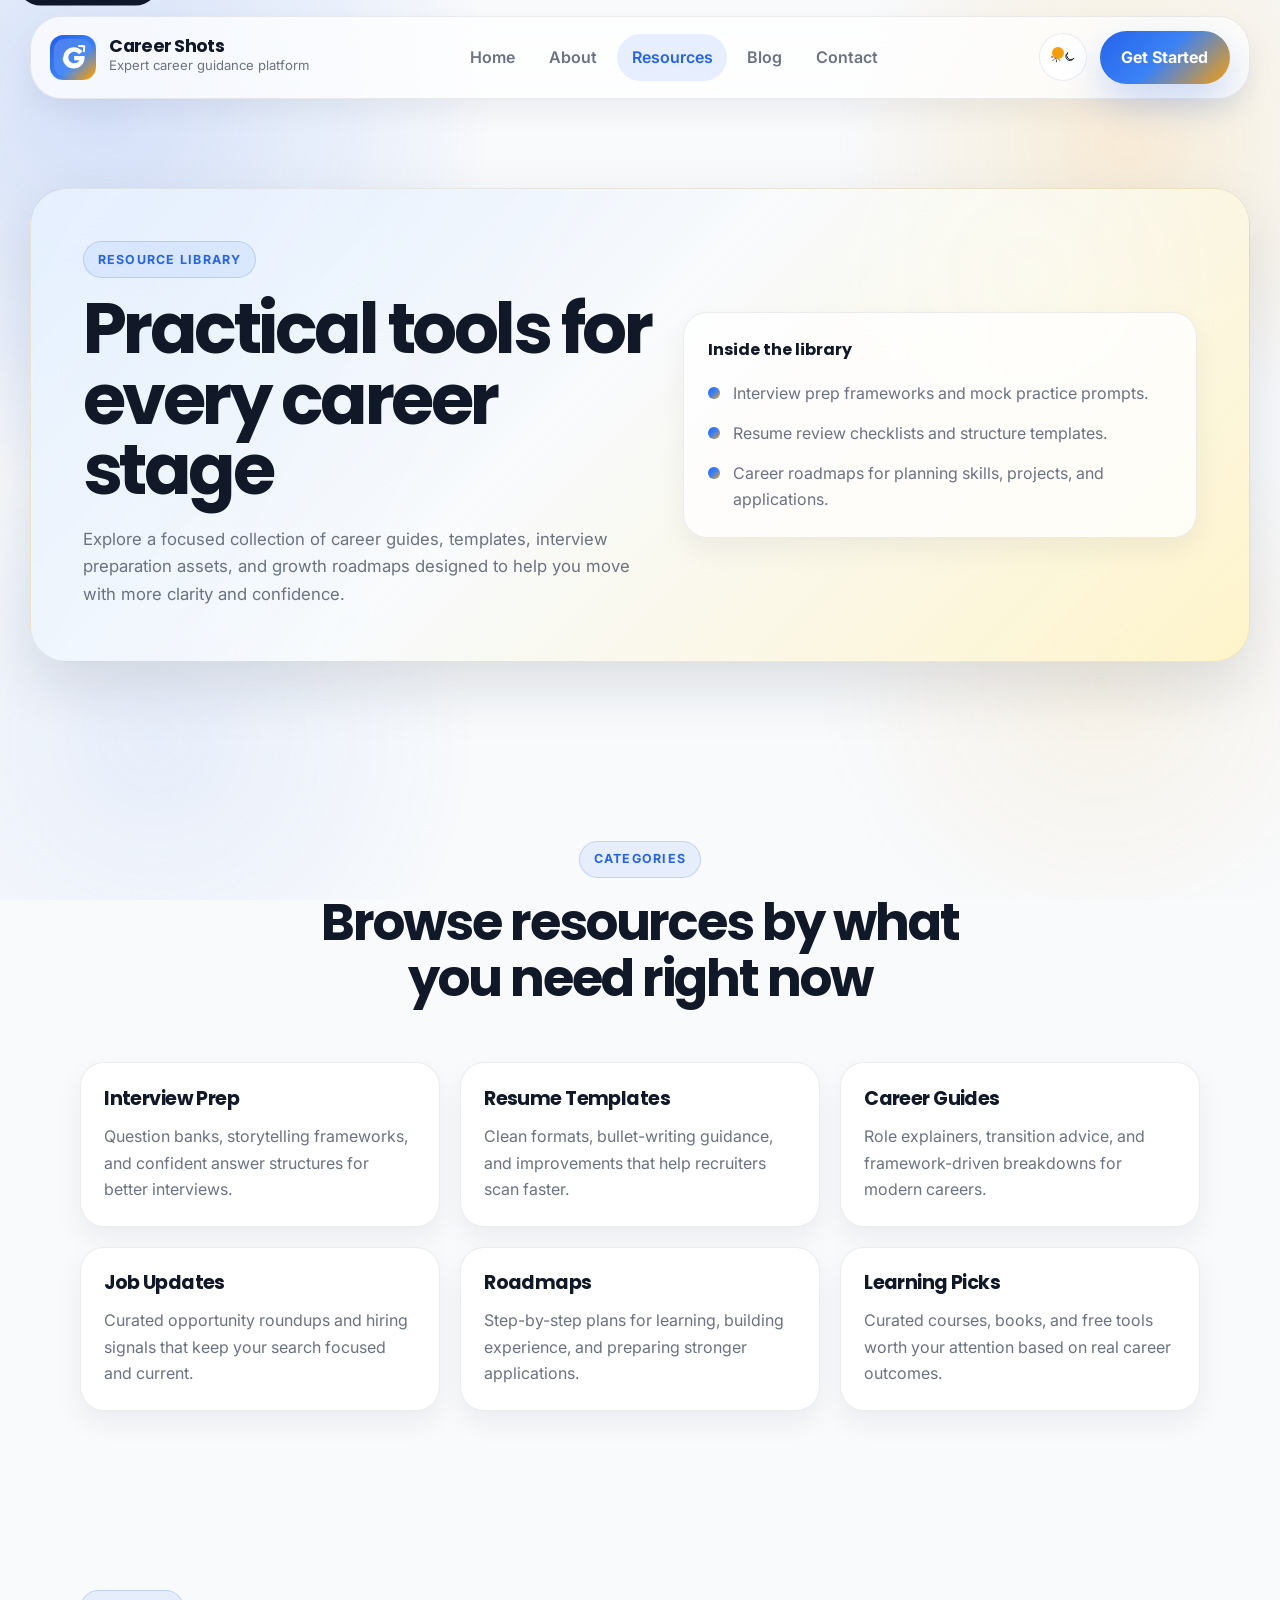
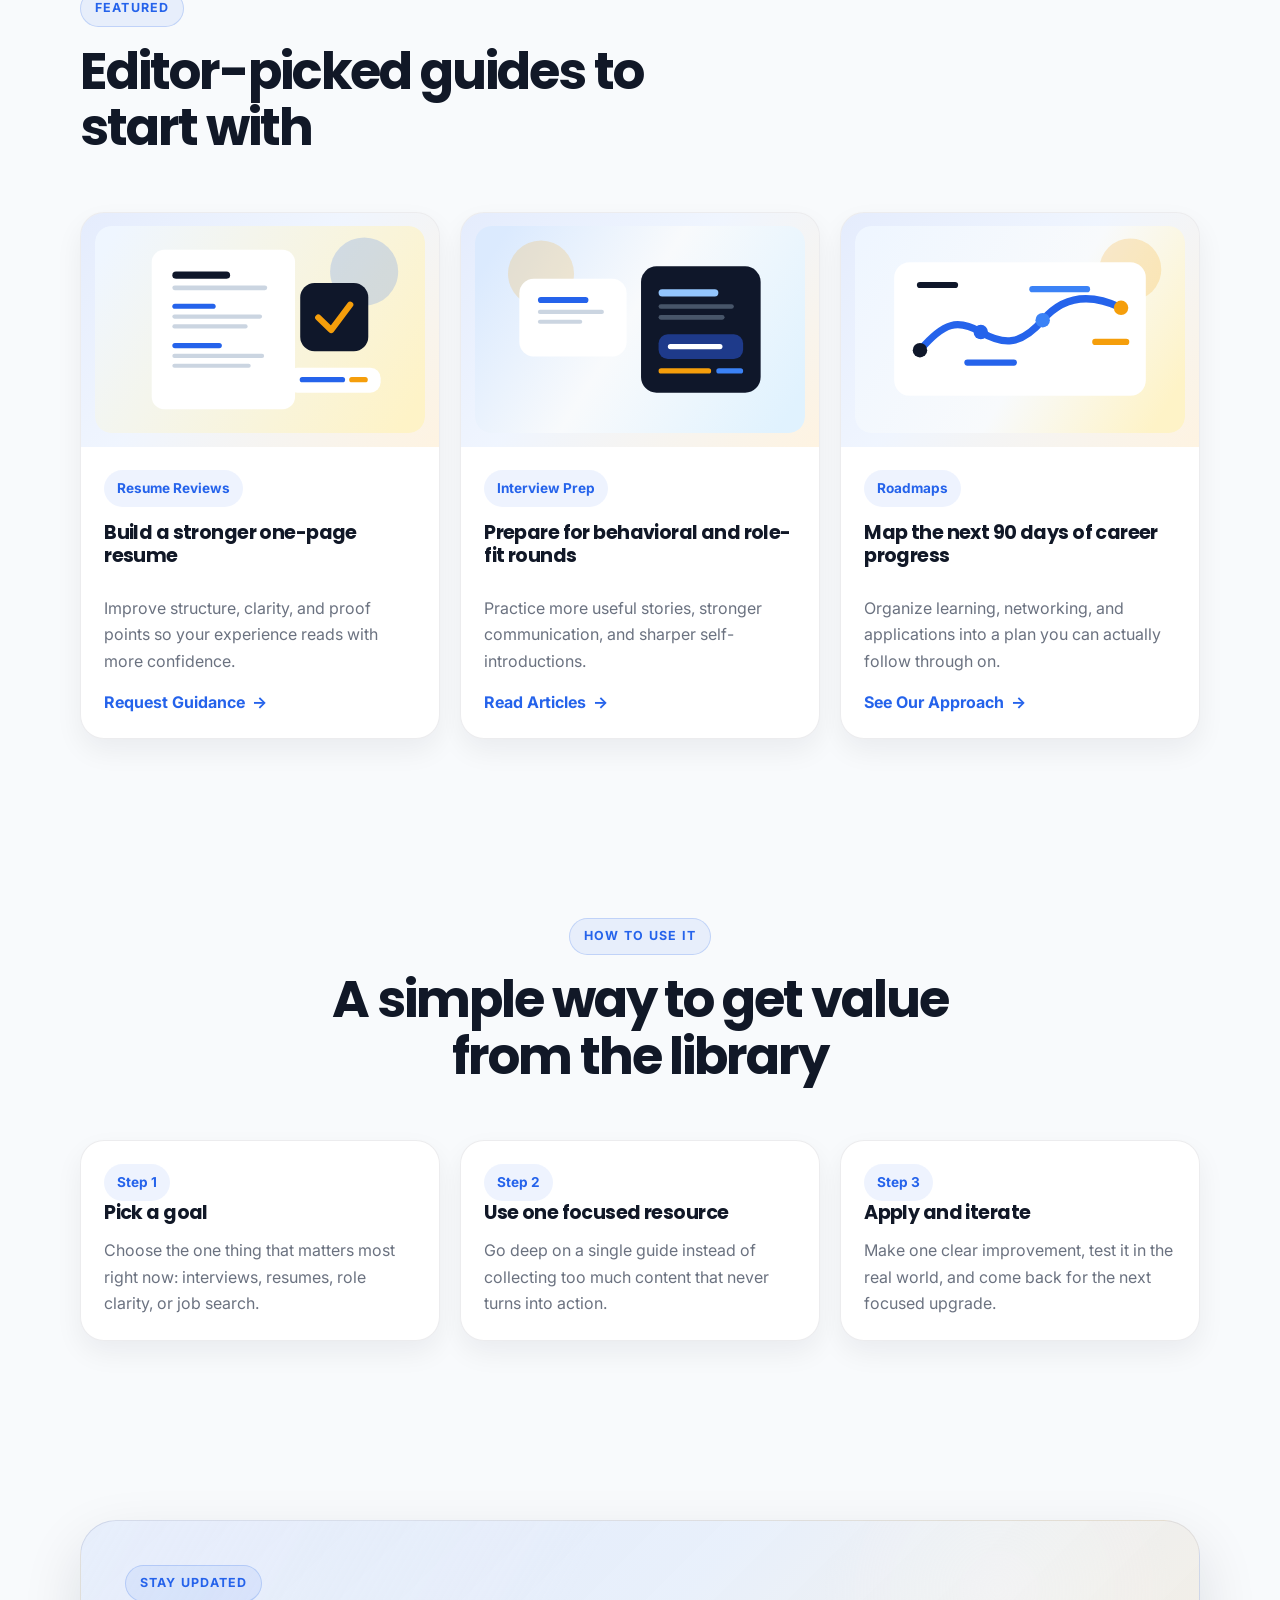
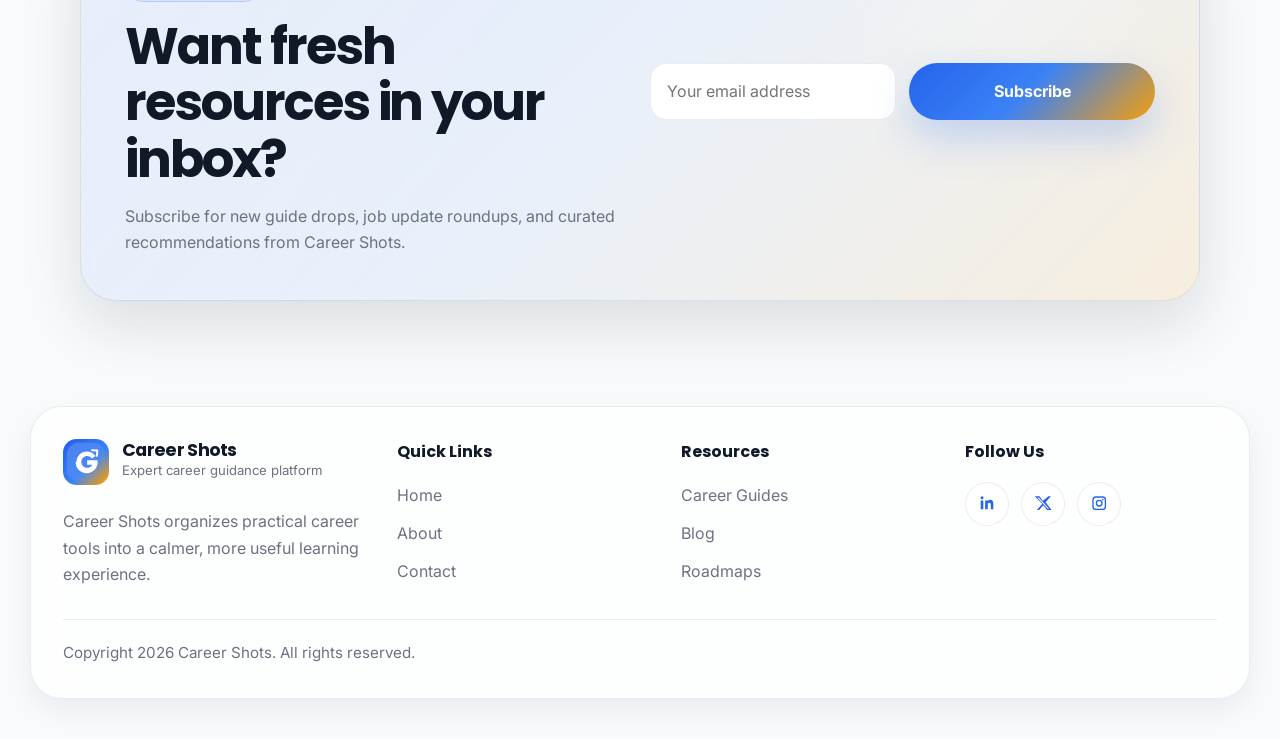
<file: resources.html>
<!DOCTYPE html>
<html lang="en">
  <head>
    <meta charset="UTF-8">
    <meta name="viewport" content="width=device-width, initial-scale=1.0">
    <title>Resources | Career Guides, Templates, and Roadmaps</title>
    <meta
      name="description"
      content="Browse curated career resources, templates, roadmaps, interview prep guides, and learning recommendations from Career Shots."
    >
    <meta name="theme-color" content="#0f172a">
    <meta property="og:type" content="website">
    <meta property="og:title" content="Resources | Career Guides, Templates, and Roadmaps">
    <meta
      property="og:description"
      content="Explore premium-looking, practical career resources for resumes, interviews, growth plans, and job search execution."
    >
    <meta property="og:url" content="https://careershots.example/resources.html">
    <meta property="og:image" content="https://careershots.example/assets/images/og-cover.svg">
    <meta name="twitter:card" content="summary_large_image">
    <link rel="canonical" href="https://careershots.example/resources.html">
    <link rel="icon" type="image/svg+xml" href="./assets/icons/favicon.svg">
    <link rel="preconnect" href="https://fonts.googleapis.com">
    <link rel="preconnect" href="https://fonts.gstatic.com" crossorigin>
    <link
      href="https://fonts.googleapis.com/css2?family=Inter:wght@400;500;600;700;800&family=Poppins:wght@500;600;700;800&display=swap"
      rel="stylesheet"
    >
    <link rel="stylesheet" href="./assets/css/variables.css">
    <link rel="stylesheet" href="./assets/css/utilities.css">
    <link rel="stylesheet" href="./assets/css/style.css">
    <link rel="stylesheet" href="./assets/css/responsive.css">
    <script src="./assets/js/theme.js" defer></script>
    <script src="./assets/js/navbar.js" defer></script>
    <script src="./assets/js/animations.js" defer></script>
    <script src="./assets/js/main.js" defer></script>
  </head>
  <body class="page page-resources">
    <a class="skip-link" href="#main-content">Skip to content</a>

    <header class="site-header">
      <div class="container-wide">
        <div class="nav-shell">
          <a class="brand" href="./index.html" aria-label="Career Shots home">
            <img class="brand__logo" src="./assets/icons/logo-mark.svg" alt="" width="88" height="88">
            <span class="brand__copy">
              <span class="brand__name">Career Shots</span>
              <span class="brand__tag">Expert career guidance platform</span>
            </span>
          </a>
          <button
            class="nav-toggle"
            type="button"
            aria-expanded="false"
            aria-controls="primary-navigation"
            aria-label="Open navigation"
          >
            <span class="nav-toggle__line"></span>
            <span class="nav-toggle__line"></span>
            <span class="nav-toggle__line"></span>
          </button>
          <div class="nav-menu" id="primary-navigation">
            <nav class="nav-links" aria-label="Primary navigation">
              <a class="nav-link" href="./index.html">Home</a>
              <a class="nav-link" href="./about.html">About</a>
              <a class="nav-link" href="./resources.html">Resources</a>
              <a class="nav-link" href="./blog.html">Blog</a>
              <a class="nav-link" href="./contact.html">Contact</a>
            </nav>
            <div class="nav-actions">
              <button class="theme-toggle" type="button" aria-label="Switch to dark mode" aria-pressed="false">
                <span class="theme-toggle__track">
                  <svg class="theme-toggle__icon" viewBox="0 0 24 24" aria-hidden="true">
                    <path d="M12 3v2.2M12 18.8V21M3 12h2.2M18.8 12H21M5.6 5.6l1.5 1.5M16.9 16.9l1.5 1.5M5.6 18.4l1.5-1.5M16.9 7.1l1.5-1.5"></path>
                    <circle cx="12" cy="12" r="3.6"></circle>
                  </svg>
                  <span class="theme-toggle__thumb"></span>
                  <svg class="theme-toggle__icon" viewBox="0 0 24 24" aria-hidden="true">
                    <path d="M20.2 14.7A8 8 0 1 1 9.3 3.8a6.3 6.3 0 0 0 10.9 10.9Z"></path>
                  </svg>
                </span>
              </button>
              <a class="btn btn-primary header-cta" href="./contact.html#contact-form">Get Started</a>
            </div>
          </div>
        </div>
      </div>
    </header>

    <main id="main-content" class="site-main">
      <!-- Page Hero -->
      <section class="section page-hero">
        <div class="container-wide">
          <div class="page-hero__shell">
            <div class="page-hero__grid">
              <div class="page-hero__copy" data-animate>
                <span class="section-eyebrow page-hero__eyebrow">Resource Library</span>
                <h1 class="page-hero__title">Practical tools for every career stage</h1>
                <p>
                  Explore a focused collection of career guides, templates, interview preparation assets, and growth
                  roadmaps designed to help you move with more clarity and confidence.
                </p>
              </div>

              <div class="page-hero__panel" data-animate>
                <h2 class="footer-heading">Inside the library</h2>
                <ul class="bullet-list">
                  <li>Interview prep frameworks and mock practice prompts.</li>
                  <li>Resume review checklists and structure templates.</li>
                  <li>Career roadmaps for planning skills, projects, and applications.</li>
                </ul>
              </div>
            </div>
          </div>
        </div>
      </section>

      <!-- Categories -->
      <section class="section">
        <div class="container">
          <div class="section-header">
            <span class="section-eyebrow">Categories</span>
            <h2 class="section-title">Browse resources by what you need right now</h2>
          </div>

          <div class="resource-category-grid">
            <article class="info-card" data-animate>
              <h3>Interview Prep</h3>
              <p>Question banks, storytelling frameworks, and confident answer structures for better interviews.</p>
            </article>
            <article class="info-card" data-animate>
              <h3>Resume Templates</h3>
              <p>Clean formats, bullet-writing guidance, and improvements that help recruiters scan faster.</p>
            </article>
            <article class="info-card" data-animate>
              <h3>Career Guides</h3>
              <p>Role explainers, transition advice, and framework-driven breakdowns for modern careers.</p>
            </article>
            <article class="info-card" data-animate>
              <h3>Job Updates</h3>
              <p>Curated opportunity roundups and hiring signals that keep your search focused and current.</p>
            </article>
            <article class="info-card" data-animate>
              <h3>Roadmaps</h3>
              <p>Step-by-step plans for learning, building experience, and preparing stronger applications.</p>
            </article>
            <article class="info-card" data-animate>
              <h3>Learning Picks</h3>
              <p>Curated courses, books, and free tools worth your attention based on real career outcomes.</p>
            </article>
          </div>
        </div>
      </section>

      <!-- Featured Guides -->
      <section class="section">
        <div class="container">
          <div class="section-header section-header--left">
            <span class="section-eyebrow">Featured</span>
            <h2 class="section-title">Editor-picked guides to start with</h2>
          </div>

          <div class="resource-grid">
            <article class="resource-card" data-animate>
              <div class="resource-image">
                <img
                  src="./assets/images/guide-resume.svg"
                  alt="Illustration for resume review resources."
                  width="640"
                  height="400"
                  loading="lazy"
                  decoding="async"
                >
              </div>
              <div class="resource-body">
                <span class="article-tag">Resume Reviews</span>
                <h3>Build a stronger one-page resume</h3>
                <p>Improve structure, clarity, and proof points so your experience reads with more confidence.</p>
                <a class="link-arrow" href="./contact.html#contact-form">Request Guidance</a>
              </div>
            </article>

            <article class="resource-card" data-animate>
              <div class="resource-image">
                <img
                  src="./assets/images/guide-interview.svg"
                  alt="Illustration for interview preparation resources."
                  width="640"
                  height="400"
                  loading="lazy"
                  decoding="async"
                >
              </div>
              <div class="resource-body">
                <span class="article-tag">Interview Prep</span>
                <h3>Prepare for behavioral and role-fit rounds</h3>
                <p>Practice more useful stories, stronger communication, and sharper self-introductions.</p>
                <a class="link-arrow" href="./blog.html">Read Articles</a>
              </div>
            </article>

            <article class="resource-card" data-animate>
              <div class="resource-image">
                <img
                  src="./assets/images/guide-roadmap.svg"
                  alt="Illustration for career roadmap resources."
                  width="640"
                  height="400"
                  loading="lazy"
                  decoding="async"
                >
              </div>
              <div class="resource-body">
                <span class="article-tag">Roadmaps</span>
                <h3>Map the next 90 days of career progress</h3>
                <p>Organize learning, networking, and applications into a plan you can actually follow through on.</p>
                <a class="link-arrow" href="./about.html">See Our Approach</a>
              </div>
            </article>
          </div>
        </div>
      </section>

      <!-- Path -->
      <section class="section">
        <div class="container">
          <div class="section-header">
            <span class="section-eyebrow">How To Use It</span>
            <h2 class="section-title">A simple way to get value from the library</h2>
          </div>

          <div class="process-grid">
            <article class="path-card" data-animate>
              <span class="label-chip">Step 1</span>
              <h3>Pick a goal</h3>
              <p>Choose the one thing that matters most right now: interviews, resumes, role clarity, or job search.</p>
            </article>
            <article class="path-card" data-animate>
              <span class="label-chip">Step 2</span>
              <h3>Use one focused resource</h3>
              <p>Go deep on a single guide instead of collecting too much content that never turns into action.</p>
            </article>
            <article class="path-card" data-animate>
              <span class="label-chip">Step 3</span>
              <h3>Apply and iterate</h3>
              <p>Make one clear improvement, test it in the real world, and come back for the next focused upgrade.</p>
            </article>
          </div>
        </div>
      </section>

      <!-- Newsletter -->
      <section class="section">
        <div class="container">
          <div class="newsletter-panel">
            <div class="newsletter-grid">
              <div data-animate>
                <span class="section-eyebrow">Stay Updated</span>
                <h2 class="section-title">Want fresh resources in your inbox?</h2>
                <p class="section-description">
                  Subscribe for new guide drops, job update roundups, and curated recommendations from Career Shots.
                </p>
              </div>
              <form class="newsletter-form" data-demo-form="newsletter" data-animate>
                <div class="newsletter-form__row">
                  <input
                    class="input-control"
                    type="email"
                    name="email"
                    placeholder="Your email address"
                    aria-label="Email address"
                    required
                  >
                  <button class="btn btn-primary" type="submit">Subscribe</button>
                </div>
                <p class="form-status" data-form-status></p>
              </form>
            </div>
          </div>
        </div>
      </section>
    </main>

    <footer class="site-footer">
      <div class="container-wide">
        <div class="footer-shell">
          <div class="footer-grid">
            <div class="footer-brand">
              <a class="brand" href="./index.html" aria-label="Career Shots home">
                <img class="brand__logo" src="./assets/icons/logo-mark.svg" alt="" width="88" height="88">
                <span class="brand__copy">
                  <span class="brand__name">Career Shots</span>
                  <span class="brand__tag">Expert career guidance platform</span>
                </span>
              </a>
              <p>Career Shots organizes practical career tools into a calmer, more useful learning experience.</p>
            </div>
            <div>
              <h2 class="footer-heading">Quick Links</h2>
              <div class="footer-list">
                <a href="./index.html">Home</a>
                <a href="./about.html">About</a>
                <a href="./contact.html">Contact</a>
              </div>
            </div>
            <div>
              <h2 class="footer-heading">Resources</h2>
              <div class="footer-list">
                <a href="./resources.html">Career Guides</a>
                <a href="./blog.html">Blog</a>
                <a href="./resources.html">Roadmaps</a>
              </div>
            </div>
            <div>
              <h2 class="footer-heading">Follow Us</h2>
              <div class="social-links">
                <a class="social-link" href="https://www.linkedin.com" aria-label="LinkedIn">
                  <svg viewBox="0 0 24 24" aria-hidden="true">
                    <path d="M6.94 8.5H3.56V20h3.38ZM5.25 3a1.97 1.97 0 1 0 0 3.94A1.97 1.97 0 0 0 5.25 3ZM20 12.4c0-3.26-1.74-4.78-4.06-4.78a3.52 3.52 0 0 0-3.18 1.75V8.5H9.38c.04.57 0 11.5 0 11.5h3.38v-6.42c0-.34.02-.67.13-.91.27-.67.9-1.36 1.95-1.36 1.38 0 1.93 1.03 1.93 2.55V20H20Z"></path>
                  </svg>
                </a>
                <a class="social-link" href="https://www.x.com" aria-label="X">
                  <svg viewBox="0 0 24 24" aria-hidden="true">
                    <path d="M18.9 3H22l-6.78 7.75L23 21h-6.07l-4.75-6.21L6.75 21H3.64l7.26-8.3L1 3h6.22l4.3 5.71Zm-1.07 16.2h1.72L6.3 4.71H4.46Z"></path>
                  </svg>
                </a>
                <a class="social-link" href="https://www.instagram.com" aria-label="Instagram">
                  <svg viewBox="0 0 24 24" aria-hidden="true">
                    <path d="M7.75 3h8.5A4.75 4.75 0 0 1 21 7.75v8.5A4.75 4.75 0 0 1 16.25 21h-8.5A4.75 4.75 0 0 1 3 16.25v-8.5A4.75 4.75 0 0 1 7.75 3Zm0 1.75A3 3 0 0 0 4.75 7.75v8.5a3 3 0 0 0 3 3h8.5a3 3 0 0 0 3-3v-8.5a3 3 0 0 0-3-3Zm8.88 1.31a1.12 1.12 0 1 1-1.12 1.12 1.12 1.12 0 0 1 1.12-1.12ZM12 7.5A4.5 4.5 0 1 1 7.5 12 4.5 4.5 0 0 1 12 7.5Zm0 1.75A2.75 2.75 0 1 0 14.75 12 2.75 2.75 0 0 0 12 9.25Z"></path>
                  </svg>
                </a>
              </div>
            </div>
          </div>
          <div class="footer-bottom">Copyright <span data-current-year></span> Career Shots. All rights reserved.</div>
        </div>
      </div>
    </footer>
  </body>
</html>
</file>
<file: assets/css/variables.css>
/* Theme Tokens */
:root {
  --color-primary: #2563eb;
  --color-secondary: #3b82f6;
  --color-accent: #f59e0b;
  --color-bg: #f8fafc;
  --color-dark: #0f172a;
  --color-text: #111827;
  --color-muted: #6b7280;
  --color-surface: rgba(255, 255, 255, 0.74);
  --color-surface-strong: #ffffff;
  --color-surface-muted: #eff6ff;
  --color-border: rgba(15, 23, 42, 0.08);
  --color-border-strong: rgba(37, 99, 235, 0.2);
  --color-shadow: rgba(15, 23, 42, 0.12);
  --color-shadow-strong: rgba(37, 99, 235, 0.18);
  --font-body: "Inter", sans-serif;
  --font-heading: "Poppins", sans-serif;
  --radius-sm: 0.75rem;
  --radius-md: 1rem;
  --radius-lg: 1.5rem;
  --radius-xl: 2rem;
  --radius-pill: 999px;
  --shadow-sm: 0 12px 28px rgba(15, 23, 42, 0.06);
  --shadow-md: 0 24px 60px var(--color-shadow);
  --shadow-lg: 0 30px 90px var(--color-shadow-strong);
  --container: min(1120px, calc(100% - 2rem));
  --container-wide: min(1220px, calc(100% - 2rem));
  --section-space: clamp(4.5rem, 7vw, 7rem);
  --nav-height: 5rem;
  --max-copy: 40rem;
  --ease-standard: cubic-bezier(0.22, 1, 0.36, 1);
  --transition-fast: 180ms var(--ease-standard);
  --transition-base: 280ms var(--ease-standard);
  --transition-slow: 520ms var(--ease-standard);
  --gradient-hero:
    linear-gradient(135deg, rgba(219, 234, 254, 0.95) 0%, rgba(248, 250, 252, 0.92) 45%, rgba(254, 243, 199, 0.92) 100%);
  --gradient-card:
    linear-gradient(135deg, rgba(37, 99, 235, 0.12), rgba(59, 130, 246, 0.08) 45%, rgba(245, 158, 11, 0.12));
  --gradient-accent:
    linear-gradient(135deg, rgba(37, 99, 235, 1) 0%, rgba(59, 130, 246, 1) 48%, rgba(245, 158, 11, 1) 100%);
  --hero-glow:
    radial-gradient(circle at 8% 12%, rgba(37, 99, 235, 0.18), transparent 28%),
    radial-gradient(circle at 88% 16%, rgba(245, 158, 11, 0.16), transparent 22%);
}

html[data-theme="dark"] {
  --color-bg: #08101e;
  --color-dark: #020817;
  --color-text: #e5eefb;
  --color-muted: #94a3b8;
  --color-surface: rgba(15, 23, 42, 0.74);
  --color-surface-strong: #0f172a;
  --color-surface-muted: rgba(30, 41, 59, 0.9);
  --color-border: rgba(148, 163, 184, 0.18);
  --color-border-strong: rgba(96, 165, 250, 0.22);
  --color-shadow: rgba(2, 6, 23, 0.42);
  --color-shadow-strong: rgba(2, 6, 23, 0.52);
  --shadow-sm: 0 14px 34px rgba(2, 6, 23, 0.28);
  --shadow-md: 0 26px 70px rgba(2, 6, 23, 0.38);
  --shadow-lg: 0 34px 110px rgba(2, 6, 23, 0.52);
  --gradient-hero:
    linear-gradient(135deg, rgba(30, 41, 59, 0.94) 0%, rgba(15, 23, 42, 0.96) 52%, rgba(69, 26, 3, 0.45) 100%);
  --gradient-card:
    linear-gradient(135deg, rgba(37, 99, 235, 0.18), rgba(15, 23, 42, 0.18) 50%, rgba(245, 158, 11, 0.14));
  --hero-glow:
    radial-gradient(circle at 12% 12%, rgba(37, 99, 235, 0.18), transparent 26%),
    radial-gradient(circle at 88% 18%, rgba(245, 158, 11, 0.12), transparent 22%);
}

@media (prefers-reduced-motion: reduce) {
  :root {
    --transition-fast: 0ms linear;
    --transition-base: 0ms linear;
    --transition-slow: 0ms linear;
  }
}
</file>
<file: assets/css/utilities.css>
/* Reset */
*,
*::before,
*::after {
  box-sizing: border-box;
}

html {
  scroll-behavior: smooth;
}

body,
h1,
h2,
h3,
h4,
p,
figure,
blockquote,
dl,
dd {
  margin: 0;
}

body {
  min-height: 100vh;
  font-family: var(--font-body);
  background: var(--color-bg);
  color: var(--color-text);
  line-height: 1.65;
  text-rendering: optimizeLegibility;
}

img,
svg {
  display: block;
  max-width: 100%;
}

img {
  height: auto;
}

input,
textarea,
select,
button {
  font: inherit;
  color: inherit;
}

button {
  padding: 0;
  border: 0;
  background: none;
  cursor: pointer;
}

a {
  color: inherit;
  text-decoration: none;
}

ul[role="list"],
ol[role="list"] {
  list-style: none;
  padding: 0;
}

main {
  display: block;
}

::selection {
  background: rgba(37, 99, 235, 0.18);
}

:focus-visible {
  outline: 3px solid rgba(37, 99, 235, 0.28);
  outline-offset: 3px;
}

/* Layout */
.site-main {
  position: relative;
  z-index: 1;
  overflow: clip;
}

.container {
  width: var(--container);
  margin-inline: auto;
}

.container-wide {
  width: var(--container-wide);
  margin-inline: auto;
}

.section {
  position: relative;
  padding-block: var(--section-space);
}

.section-anchor {
  scroll-margin-top: calc(var(--nav-height) + 2rem);
}

.grid {
  display: grid;
  gap: 1.25rem;
}

.stack {
  display: grid;
  gap: 1rem;
}

.cluster {
  display: flex;
  flex-wrap: wrap;
  gap: 0.85rem;
}

.surface-card {
  border: 1px solid var(--color-border);
  border-radius: var(--radius-lg);
  background: var(--color-surface-strong);
  box-shadow: var(--shadow-sm);
}

.surface-card--padded {
  padding: 1.5rem;
}

.section-header {
  max-width: 42rem;
  margin: 0 auto 3rem;
  text-align: center;
}

.section-header--left {
  margin-inline: 0;
  text-align: left;
}

.section-eyebrow {
  display: inline-flex;
  align-items: center;
  gap: 0.5rem;
  margin-bottom: 1rem;
  padding: 0.45rem 0.85rem;
  border-radius: var(--radius-pill);
  border: 1px solid var(--color-border-strong);
  background: rgba(37, 99, 235, 0.08);
  color: var(--color-primary);
  font-size: 0.78rem;
  font-weight: 700;
  letter-spacing: 0.1em;
  text-transform: uppercase;
}

.section-title {
  font-family: var(--font-heading);
  font-size: clamp(2rem, 4vw, 3.25rem);
  line-height: 1.1;
  letter-spacing: -0.04em;
}

.section-description {
  margin-top: 1rem;
  color: var(--color-muted);
  font-size: 1rem;
}

.text-muted {
  color: var(--color-muted);
}

.badge {
  display: inline-flex;
  align-items: center;
  gap: 0.6rem;
  width: fit-content;
  padding: 0.55rem 0.95rem;
  border-radius: var(--radius-pill);
  background: rgba(15, 23, 42, 0.04);
  border: 1px solid var(--color-border);
  color: var(--color-dark);
  font-weight: 600;
}

html[data-theme="dark"] .badge {
  color: var(--color-text);
}

.pill {
  display: inline-flex;
  align-items: center;
  gap: 0.5rem;
  padding: 0.55rem 0.9rem;
  border-radius: var(--radius-pill);
  background: var(--color-surface-strong);
  border: 1px solid var(--color-border);
  box-shadow: var(--shadow-sm);
  color: var(--color-muted);
  font-size: 0.95rem;
  font-weight: 500;
}

.btn {
  display: inline-flex;
  align-items: center;
  justify-content: center;
  gap: 0.65rem;
  min-height: 3.35rem;
  padding: 0.85rem 1.35rem;
  border-radius: var(--radius-pill);
  font-weight: 700;
  transition:
    transform var(--transition-base),
    box-shadow var(--transition-base),
    background-color var(--transition-fast),
    border-color var(--transition-fast),
    color var(--transition-fast);
}

.btn:hover {
  transform: translateY(-2px);
  box-shadow: var(--shadow-md);
}

.btn-primary {
  background: var(--gradient-accent);
  color: #ffffff;
  box-shadow: 0 18px 42px rgba(37, 99, 235, 0.24);
}

.btn-secondary {
  background: var(--color-surface-strong);
  border: 1px solid var(--color-border);
}

.btn-ghost {
  color: var(--color-primary);
}

.btn-ghost:hover {
  color: var(--color-secondary);
}

.link-arrow {
  display: inline-flex;
  align-items: center;
  gap: 0.45rem;
  color: var(--color-primary);
  font-weight: 700;
}

.link-arrow::after {
  content: "->";
  transition: transform var(--transition-base);
}

.link-arrow:hover::after {
  transform: translateX(0.2rem);
}

.visually-hidden,
.sr-only {
  position: absolute;
  width: 1px;
  height: 1px;
  padding: 0;
  margin: -1px;
  overflow: hidden;
  clip: rect(0, 0, 0, 0);
  white-space: nowrap;
  border: 0;
}

.skip-link {
  position: absolute;
  top: 1rem;
  left: 1rem;
  z-index: 100;
  padding: 0.75rem 1rem;
  border-radius: var(--radius-pill);
  background: var(--color-dark);
  color: #ffffff;
  transform: translateY(-120%);
  transition: transform var(--transition-base);
}

.skip-link:focus {
  transform: translateY(0);
}

.input-control,
.select-control,
.textarea-control {
  width: 100%;
  min-height: 3.4rem;
  padding: 0.9rem 1rem;
  border: 1px solid var(--color-border);
  border-radius: var(--radius-md);
  background: var(--color-surface-strong);
  transition:
    border-color var(--transition-fast),
    box-shadow var(--transition-fast),
    background-color var(--transition-fast);
}

.textarea-control {
  min-height: 9rem;
  resize: vertical;
}

.input-control:focus,
.select-control:focus,
.textarea-control:focus {
  border-color: rgba(37, 99, 235, 0.42);
  box-shadow: 0 0 0 4px rgba(37, 99, 235, 0.12);
  outline: none;
}

.form-status {
  min-height: 1.5rem;
  font-size: 0.95rem;
  color: var(--color-muted);
}

.form-status[data-state="success"] {
  color: #15803d;
}

html[data-theme="dark"] .form-status[data-state="success"] {
  color: #86efac;
}

[data-animate] {
  opacity: 0;
  transform: translateY(24px) scale(0.985);
  transition:
    opacity 700ms var(--ease-standard),
    transform 700ms var(--ease-standard);
  transition-delay: var(--delay, 0ms);
}

[data-animate].is-visible {
  opacity: 1;
  transform: translateY(0) scale(1);
}
</file>
<file: assets/css/style.css>
/* Ambient Background */
body {
  position: relative;
}

body::before,
body::after {
  position: fixed;
  inset: 0;
  content: "";
  pointer-events: none;
  z-index: 0;
}

body::before {
  background: var(--hero-glow);
  opacity: 0.95;
}

body::after {
  background:
    radial-gradient(circle at 12% 82%, rgba(37, 99, 235, 0.08), transparent 24%),
    radial-gradient(circle at 86% 76%, rgba(245, 158, 11, 0.08), transparent 22%);
}

/* Header */
.site-header {
  position: sticky;
  top: 0;
  z-index: 50;
  padding-top: 1rem;
}

.nav-shell {
  position: relative;
  display: flex;
  align-items: center;
  justify-content: space-between;
  gap: 1rem;
  min-height: var(--nav-height);
  padding: 0.85rem 1rem;
  border: 1px solid var(--color-border);
  border-radius: var(--radius-xl);
  background: var(--color-surface);
  box-shadow: var(--shadow-sm);
  backdrop-filter: blur(18px);
  transition:
    transform var(--transition-base),
    background-color var(--transition-fast),
    border-color var(--transition-fast),
    box-shadow var(--transition-base);
}

.site-header.is-scrolled .nav-shell {
  background: rgba(255, 255, 255, 0.9);
  box-shadow: var(--shadow-md);
}

html[data-theme="dark"] .site-header.is-scrolled .nav-shell {
  background: rgba(15, 23, 42, 0.92);
}

.brand {
  display: inline-flex;
  align-items: center;
  gap: 0.85rem;
  min-width: 0;
}

.brand__logo {
  width: 2.85rem;
  height: 2.85rem;
  flex-shrink: 0;
}

.brand__copy {
  display: grid;
}

.brand__name {
  font-family: var(--font-heading);
  font-size: 1.1rem;
  font-weight: 700;
  line-height: 1;
  letter-spacing: -0.04em;
}

.brand__tag {
  display: none;
  color: var(--color-muted);
  font-size: 0.82rem;
}

.nav-toggle {
  display: inline-flex;
  flex-direction: column;
  gap: 0.28rem;
  align-items: center;
  justify-content: center;
  width: 2.9rem;
  height: 2.9rem;
  border-radius: 50%;
  border: 1px solid var(--color-border);
  background: var(--color-surface-strong);
  flex-shrink: 0;
  transition: transform var(--transition-base), box-shadow var(--transition-base);
}

.nav-toggle:hover {
  transform: translateY(-1px);
  box-shadow: var(--shadow-sm);
}

.nav-toggle__line {
  width: 1.15rem;
  height: 2px;
  border-radius: 999px;
  background: var(--color-text);
  transition: transform var(--transition-base), opacity var(--transition-fast);
}

.nav-toggle[aria-expanded="true"] .nav-toggle__line:nth-child(1) {
  transform: translateY(6px) rotate(45deg);
}

.nav-toggle[aria-expanded="true"] .nav-toggle__line:nth-child(2) {
  opacity: 0;
}

.nav-toggle[aria-expanded="true"] .nav-toggle__line:nth-child(3) {
  transform: translateY(-6px) rotate(-45deg);
}

.nav-menu {
  position: absolute;
  top: calc(100% + 0.75rem);
  left: 0;
  right: 0;
  display: grid;
  gap: 1rem;
  padding: 1rem;
  border: 1px solid var(--color-border);
  border-radius: var(--radius-lg);
  background: var(--color-surface-strong);
  box-shadow: var(--shadow-md);
  opacity: 0;
  visibility: hidden;
  pointer-events: none;
  transform: translateY(-0.65rem);
  transition:
    opacity var(--transition-base),
    transform var(--transition-base),
    visibility var(--transition-base);
}

.nav-menu.is-open {
  opacity: 1;
  visibility: visible;
  pointer-events: auto;
  transform: translateY(0);
}

.nav-links,
.nav-actions {
  display: grid;
  gap: 0.75rem;
}

.nav-link {
  display: inline-flex;
  align-items: center;
  min-height: 2.9rem;
  padding: 0.65rem 0.9rem;
  border-radius: var(--radius-pill);
  color: var(--color-muted);
  font-weight: 600;
  transition:
    background-color var(--transition-fast),
    color var(--transition-fast),
    transform var(--transition-fast);
}

.nav-link:hover,
.nav-link.active {
  background: rgba(37, 99, 235, 0.1);
  color: var(--color-primary);
}

.theme-toggle {
  display: inline-flex;
  align-items: center;
  justify-content: center;
  width: 3rem;
  height: 3rem;
  border-radius: 50%;
  border: 1px solid var(--color-border);
  background: var(--color-surface-strong);
  transition:
    transform var(--transition-base),
    box-shadow var(--transition-base),
    border-color var(--transition-fast);
}

.theme-toggle:hover {
  transform: translateY(-2px);
  box-shadow: var(--shadow-sm);
}

.theme-toggle__track {
  position: relative;
  display: inline-flex;
  align-items: center;
  justify-content: space-between;
  width: 1.6rem;
  height: 1.6rem;
}

.theme-toggle__icon {
  width: 1rem;
  height: 1rem;
  fill: none;
  stroke: currentColor;
  stroke-width: 1.75;
  stroke-linecap: round;
  stroke-linejoin: round;
}

.theme-toggle__thumb {
  position: absolute;
  inset: 0.12rem auto auto 0.1rem;
  width: 0.75rem;
  height: 0.75rem;
  border-radius: 50%;
  background: var(--color-accent);
  transition: transform var(--transition-base);
}

html[data-theme="dark"] .theme-toggle__thumb {
  transform: translateX(0.7rem);
}

.header-cta {
  width: 100%;
}

body.menu-open {
  overflow: hidden;
}

/* Hero */
.hero {
  padding-top: 2rem;
}

.hero-shell,
.page-hero__shell {
  position: relative;
  overflow: hidden;
  border: 1px solid var(--color-border);
  border-radius: 2rem;
  background: var(--gradient-hero);
  box-shadow: var(--shadow-md);
}

.hero-shell::before,
.page-hero__shell::before,
.cta-panel::before,
.newsletter-panel::before {
  position: absolute;
  inset: 0;
  content: "";
  background:
    linear-gradient(120deg, rgba(255, 255, 255, 0.28), transparent 40%),
    radial-gradient(circle at 82% 18%, rgba(255, 255, 255, 0.22), transparent 18%);
  pointer-events: none;
}

.hero-grid,
.page-hero__grid {
  position: relative;
  z-index: 1;
  display: grid;
  gap: 2rem;
  align-items: center;
  padding: clamp(1.5rem, 5vw, 3.25rem);
}

.hero-copy {
  max-width: var(--max-copy);
}

.hero-title {
  font-family: var(--font-heading);
  font-size: clamp(2.65rem, 8vw, 5rem);
  line-height: 0.98;
  letter-spacing: -0.05em;
}

.hero-subtitle,
.page-hero__copy p {
  margin-top: 1.25rem;
  color: var(--color-muted);
  font-size: 1.05rem;
}

.hero-actions {
  display: flex;
  flex-direction: column;
  gap: 0.85rem;
  margin-top: 1.75rem;
}

.hero-proof {
  margin-top: 1.5rem;
}

.hero-proof .pill {
  background: rgba(255, 255, 255, 0.72);
}

html[data-theme="dark"] .hero-proof .pill {
  background: rgba(15, 23, 42, 0.72);
}

.hero-panel {
  display: grid;
  gap: 0.85rem;
  margin-top: 1.5rem;
  padding: 1.25rem;
  border: 1px solid var(--color-border);
  border-radius: var(--radius-lg);
  background: rgba(255, 255, 255, 0.76);
  box-shadow: var(--shadow-sm);
}

html[data-theme="dark"] .hero-panel {
  background: rgba(15, 23, 42, 0.76);
}

.hero-panel__row {
  display: flex;
  align-items: center;
  justify-content: space-between;
  gap: 1rem;
}

.hero-panel__metric {
  display: inline-flex;
  flex-direction: column;
  gap: 0.2rem;
}

.hero-panel__metric strong {
  font-family: var(--font-heading);
  font-size: 1.2rem;
  line-height: 1;
}

.hero-visual {
  position: relative;
  display: grid;
  gap: 1rem;
  align-items: center;
}

.hero-illustration {
  width: 100%;
  border-radius: 1.5rem;
  border: 1px solid rgba(255, 255, 255, 0.35);
  box-shadow: var(--shadow-lg);
}

.hero-spotlight {
  width: min(15rem, 75%);
  padding: 1rem;
  border: 1px solid var(--color-border);
  border-radius: var(--radius-lg);
  background: rgba(255, 255, 255, 0.82);
  box-shadow: var(--shadow-sm);
}

html[data-theme="dark"] .hero-spotlight {
  background: rgba(15, 23, 42, 0.82);
}

.hero-spotlight strong {
  display: block;
  margin-bottom: 0.35rem;
  font-size: 0.98rem;
}

.hero-spotlight span {
  color: var(--color-muted);
  font-size: 0.9rem;
}

.hero-spotlight--top {
  justify-self: flex-start;
}

.hero-spotlight--bottom {
  justify-self: flex-end;
}

/* Cards */
.card-grid {
  display: grid;
  gap: 1.25rem;
}

.feature-card,
.advantage-card,
.resource-card,
.testimonial-card,
.article-card,
.contact-card,
.process-card,
.path-card,
.info-card,
.faq-item {
  height: 100%;
  padding: 1.45rem;
  border: 1px solid var(--color-border);
  border-radius: var(--radius-lg);
  background: var(--color-surface-strong);
  box-shadow: var(--shadow-sm);
  transition:
    transform var(--transition-base),
    box-shadow var(--transition-base),
    border-color var(--transition-fast);
}

.feature-card:hover,
.advantage-card:hover,
.resource-card:hover,
.testimonial-card:hover,
.article-card:hover,
.contact-card:hover,
.process-card:hover,
.path-card:hover,
.info-card:hover {
  transform: translateY(-5px);
  box-shadow: var(--shadow-md);
  border-color: var(--color-border-strong);
}

.feature-icon,
.card-icon {
  display: inline-grid;
  place-items: center;
  width: 3.1rem;
  height: 3.1rem;
  margin-bottom: 1.2rem;
  border-radius: 1rem;
  background: var(--gradient-card);
  color: var(--color-primary);
}

.feature-icon svg,
.card-icon svg {
  width: 1.45rem;
  height: 1.45rem;
  fill: none;
  stroke: currentColor;
  stroke-width: 1.85;
  stroke-linecap: round;
  stroke-linejoin: round;
}

.feature-card h3,
.advantage-card h3,
.resource-card h3,
.testimonial-card h3,
.article-card h3,
.contact-card h3,
.process-card h3,
.path-card h3,
.info-card h3,
.faq-question {
  font-family: var(--font-heading);
  font-size: 1.2rem;
  line-height: 1.2;
  letter-spacing: -0.03em;
}

.feature-card p,
.advantage-card p,
.resource-card p,
.testimonial-card p,
.article-card p,
.contact-card p,
.process-card p,
.path-card p,
.info-card p {
  margin-top: 0.85rem;
  color: var(--color-muted);
}

/* Stats */
.stats-shell {
  display: grid;
  gap: 1rem;
}

.stat-card {
  position: relative;
  padding: 1.45rem;
  border: 1px solid var(--color-border);
  border-radius: var(--radius-lg);
  background: var(--color-surface-strong);
  box-shadow: var(--shadow-sm);
  overflow: hidden;
}

.stat-card::after {
  position: absolute;
  inset: auto auto 0 0;
  width: 100%;
  height: 4px;
  content: "";
  background: var(--gradient-accent);
}

.stat-value {
  display: inline-flex;
  align-items: baseline;
  gap: 0.2rem;
  font-family: var(--font-heading);
  font-size: clamp(2rem, 5vw, 3rem);
  line-height: 1;
  letter-spacing: -0.06em;
}

.stat-label {
  margin-top: 0.7rem;
  color: var(--color-muted);
  font-weight: 600;
}

/* Resource Cards */
.resource-card {
  display: flex;
  flex-direction: column;
  overflow: hidden;
  padding: 0;
}

.resource-image {
  padding: 0.85rem;
  background: var(--gradient-card);
}

.resource-image img {
  width: 100%;
  border-radius: 1rem;
}

.resource-body {
  display: grid;
  gap: 0.9rem;
  padding: 1.45rem;
}

.resource-meta {
  display: flex;
  flex-wrap: wrap;
  gap: 0.6rem;
}

.resource-meta .pill {
  box-shadow: none;
  background: rgba(37, 99, 235, 0.08);
}

/* Testimonials */
.testimonial-card {
  display: grid;
  gap: 1rem;
}

.quote-mark {
  display: inline-flex;
  align-items: center;
  justify-content: center;
  width: 2.75rem;
  height: 2.75rem;
  border-radius: 50%;
  background: rgba(37, 99, 235, 0.1);
  color: var(--color-primary);
  font-family: var(--font-heading);
  font-size: 1.6rem;
}

.testimonial-copy {
  color: var(--color-text);
  font-size: 1rem;
}

.testimonial-profile {
  display: flex;
  align-items: center;
  gap: 0.85rem;
}

.avatar-chip {
  display: inline-grid;
  place-items: center;
  width: 3rem;
  height: 3rem;
  border-radius: 50%;
  background: var(--gradient-card);
  color: var(--color-primary);
  font-weight: 800;
}

.profile-meta strong {
  display: block;
  font-weight: 700;
}

.profile-meta span {
  color: var(--color-muted);
  font-size: 0.95rem;
}

/* FAQ */
.faq-shell {
  max-width: 52rem;
  margin-inline: auto;
}

.faq-list {
  display: grid;
  gap: 1rem;
}

.faq-item {
  padding: 0;
  overflow: hidden;
}

.faq-toggle {
  width: 100%;
  display: flex;
  align-items: flex-start;
  justify-content: space-between;
  gap: 1rem;
  padding: 1.25rem 1.35rem;
  text-align: left;
}

.faq-question {
  margin: 0;
}

.faq-icon {
  position: relative;
  width: 2rem;
  height: 2rem;
  flex-shrink: 0;
  border-radius: 50%;
  background: rgba(37, 99, 235, 0.08);
}

.faq-icon::before,
.faq-icon::after {
  position: absolute;
  top: 50%;
  left: 50%;
  width: 0.8rem;
  height: 2px;
  content: "";
  background: var(--color-primary);
  transform: translate(-50%, -50%);
  transition: transform var(--transition-base), opacity var(--transition-fast);
}

.faq-icon::after {
  transform: translate(-50%, -50%) rotate(90deg);
}

.faq-item.is-open .faq-icon::after {
  transform: translate(-50%, -50%) rotate(180deg);
  opacity: 0;
}

.faq-panel {
  padding: 0 1.35rem 1.35rem;
  color: var(--color-muted);
}

/* Newsletter and CTA */
.newsletter-panel,
.cta-panel {
  position: relative;
  overflow: hidden;
  padding: clamp(1.5rem, 4vw, 2.75rem);
  border-radius: 2rem;
  border: 1px solid var(--color-border);
  box-shadow: var(--shadow-md);
}

.newsletter-panel {
  background: var(--gradient-card);
}

.newsletter-grid,
.cta-grid {
  position: relative;
  z-index: 1;
  display: grid;
  gap: 1.25rem;
  align-items: center;
}

.newsletter-form {
  display: grid;
  gap: 0.9rem;
}

.newsletter-form__row {
  display: grid;
  gap: 0.85rem;
}

.cta-panel {
  color: #ffffff;
  background:
    radial-gradient(circle at top left, rgba(59, 130, 246, 0.4), transparent 28%),
    radial-gradient(circle at 88% 14%, rgba(245, 158, 11, 0.38), transparent 22%),
    linear-gradient(135deg, #0f172a 0%, #12213f 62%, #1e3a8a 100%);
}

.cta-panel p {
  color: rgba(255, 255, 255, 0.76);
}

.cta-actions {
  display: flex;
  flex-direction: column;
  gap: 0.85rem;
}

.cta-panel .btn-secondary {
  background: rgba(255, 255, 255, 0.12);
  border-color: rgba(255, 255, 255, 0.18);
  color: #ffffff;
}

/* Footer */
.site-footer {
  padding: 1rem 0 2.5rem;
}

.footer-shell {
  padding: 2rem;
  border: 1px solid var(--color-border);
  border-radius: 2rem;
  background: var(--color-surface);
  box-shadow: var(--shadow-sm);
  backdrop-filter: blur(18px);
}

.footer-grid {
  display: grid;
  gap: 2rem;
}

.footer-brand p {
  max-width: 24rem;
  margin-top: 1rem;
  color: var(--color-muted);
}

.footer-heading {
  margin-bottom: 1rem;
  font-family: var(--font-heading);
  font-size: 1rem;
}

.footer-list {
  display: grid;
  gap: 0.75rem;
}

.footer-list a {
  color: var(--color-muted);
  transition: color var(--transition-fast), transform var(--transition-fast);
}

.footer-list a:hover {
  color: var(--color-primary);
  transform: translateX(0.15rem);
}

.social-links {
  display: flex;
  flex-wrap: wrap;
  gap: 0.75rem;
}

.social-link {
  display: inline-grid;
  place-items: center;
  width: 2.75rem;
  height: 2.75rem;
  border-radius: 50%;
  border: 1px solid var(--color-border);
  background: var(--color-surface-strong);
  color: var(--color-primary);
  transition:
    transform var(--transition-base),
    box-shadow var(--transition-base),
    border-color var(--transition-fast);
}

.social-link svg {
  width: 1.15rem;
  height: 1.15rem;
  fill: currentColor;
}

.social-link:hover {
  transform: translateY(-2px);
  border-color: var(--color-border-strong);
  box-shadow: var(--shadow-sm);
}

.footer-bottom {
  margin-top: 2rem;
  padding-top: 1.25rem;
  border-top: 1px solid var(--color-border);
  color: var(--color-muted);
  font-size: 0.95rem;
}

/* Generic Page Hero */
.page-hero__eyebrow {
  margin-bottom: 1rem;
}

.page-hero__title {
  font-family: var(--font-heading);
  font-size: clamp(2.3rem, 7vw, 4.4rem);
  line-height: 1;
  letter-spacing: -0.05em;
}

.page-hero__panel {
  padding: 1.5rem;
  border: 1px solid var(--color-border);
  border-radius: var(--radius-lg);
  background: rgba(255, 255, 255, 0.78);
  box-shadow: var(--shadow-sm);
}

html[data-theme="dark"] .page-hero__panel {
  background: rgba(15, 23, 42, 0.78);
}

.bullet-list {
  display: grid;
  gap: 0.85rem;
  padding: 0;
  margin: 0;
  list-style: none;
}

.bullet-list li {
  display: flex;
  align-items: flex-start;
  gap: 0.8rem;
  color: var(--color-muted);
}

.bullet-list li::before {
  width: 0.75rem;
  height: 0.75rem;
  margin-top: 0.45rem;
  border-radius: 50%;
  content: "";
  background: var(--gradient-accent);
  flex-shrink: 0;
}

.metric-strip {
  display: grid;
  gap: 0.9rem;
  margin-top: 1.5rem;
}

.metric-chip {
  padding: 1rem;
  border-radius: var(--radius-md);
  border: 1px solid var(--color-border);
  background: var(--color-surface-strong);
}

.metric-chip strong {
  display: block;
  margin-bottom: 0.35rem;
  font-family: var(--font-heading);
  font-size: 1.25rem;
  letter-spacing: -0.04em;
}

/* Content Blocks */
.story-layout,
.contact-layout {
  display: grid;
  gap: 1.25rem;
}

.story-visual,
.map-card {
  padding: 1rem;
  border: 1px solid var(--color-border);
  border-radius: var(--radius-lg);
  background: var(--gradient-card);
  box-shadow: var(--shadow-sm);
}

.story-visual img,
.map-card img {
  width: 100%;
  border-radius: 1rem;
}

.process-grid,
.topics-grid,
.contact-points,
.resource-category-grid,
.article-grid,
.feature-grid,
.advantage-grid,
.testimonial-grid,
.resource-grid {
  display: grid;
  gap: 1.25rem;
}

.highlight-list {
  display: grid;
  gap: 0.8rem;
  margin-top: 1rem;
}

.highlight-list li {
  list-style: none;
  padding: 0.95rem 1rem;
  border-radius: var(--radius-md);
  border: 1px solid var(--color-border);
  background: rgba(37, 99, 235, 0.05);
  color: var(--color-muted);
}

.info-stack {
  display: grid;
  gap: 1rem;
}

.article-tag,
.label-chip {
  display: inline-flex;
  align-items: center;
  gap: 0.45rem;
  width: fit-content;
  padding: 0.45rem 0.8rem;
  border-radius: var(--radius-pill);
  background: rgba(37, 99, 235, 0.08);
  color: var(--color-primary);
  font-size: 0.85rem;
  font-weight: 700;
}

.article-meta {
  display: flex;
  flex-wrap: wrap;
  gap: 0.7rem;
  color: var(--color-muted);
  font-size: 0.92rem;
}

.article-featured {
  position: relative;
  overflow: hidden;
}

.article-featured::after {
  position: absolute;
  inset: auto 0 0;
  height: 4px;
  content: "";
  background: var(--gradient-accent);
}

.contact-form {
  display: grid;
  gap: 1rem;
}

.contact-form__grid {
  display: grid;
  gap: 1rem;
}

.form-field {
  display: grid;
  gap: 0.55rem;
}

.form-field label {
  font-weight: 600;
}

.timeline-card {
  padding: 1.25rem;
  border-left: 3px solid var(--color-primary);
}

.mini-note {
  color: var(--color-muted);
  font-size: 0.92rem;
}

.topic-cloud {
  display: flex;
  flex-wrap: wrap;
  gap: 0.75rem;
}

.topic-cloud .pill {
  background: var(--color-surface-strong);
}
</file>
<file: assets/css/responsive.css>
@media (min-width: 640px) {
  .hero-actions,
  .cta-actions,
  .newsletter-form__row {
    grid-template-columns: repeat(2, minmax(0, 1fr));
  }

  .stats-shell,
  .feature-grid,
  .resource-grid,
  .testimonial-grid,
  .resource-category-grid,
  .article-grid,
  .process-grid,
  .topics-grid,
  .contact-points {
    grid-template-columns: repeat(2, minmax(0, 1fr));
  }

  .contact-form__grid {
    grid-template-columns: repeat(2, minmax(0, 1fr));
  }

  .footer-grid {
    grid-template-columns: 1.2fr repeat(3, minmax(0, 1fr));
  }
}

@media (min-width: 768px) {
  .brand__tag {
    display: block;
  }

  .newsletter-grid,
  .cta-grid,
  .story-layout,
  .contact-layout {
    grid-template-columns: repeat(2, minmax(0, 1fr));
  }

  .advantage-grid {
    grid-template-columns: repeat(2, minmax(0, 1fr));
  }

  .metric-strip {
    grid-template-columns: repeat(3, minmax(0, 1fr));
  }
}

@media (min-width: 960px) {
  body.menu-open {
    overflow: auto;
  }

  .nav-toggle {
    display: none;
  }

  .nav-shell {
    padding-inline: 1.2rem;
  }

  .nav-menu {
    position: static;
    display: flex;
    align-items: center;
    justify-content: flex-end;
    gap: 1rem;
    padding: 0;
    border: 0;
    box-shadow: none;
    background: transparent;
    opacity: 1;
    visibility: visible;
    pointer-events: auto;
    transform: none;
    flex: 1;
  }

  .nav-links {
    display: flex;
    align-items: center;
    justify-content: center;
    gap: 0.35rem;
    margin-inline: auto;
  }

  .nav-actions {
    display: flex;
    align-items: center;
    gap: 0.8rem;
  }

  .header-cta {
    width: auto;
  }

  .hero-grid,
  .page-hero__grid {
    grid-template-columns: 1.05fr 0.95fr;
  }

  .hero-visual {
    min-height: 100%;
  }

  .hero-spotlight--top {
    position: absolute;
    top: 0.5rem;
    left: -1rem;
  }

  .hero-spotlight--bottom {
    position: absolute;
    right: -1rem;
    bottom: 0.75rem;
  }

  .stats-shell {
    grid-template-columns: repeat(4, minmax(0, 1fr));
  }

  .feature-grid,
  .resource-grid,
  .testimonial-grid,
  .article-grid {
    grid-template-columns: repeat(3, minmax(0, 1fr));
  }

  .advantage-grid {
    grid-template-columns: repeat(4, minmax(0, 1fr));
  }

  .process-grid,
  .topics-grid,
  .resource-category-grid,
  .contact-points {
    grid-template-columns: repeat(3, minmax(0, 1fr));
  }

  .story-layout,
  .contact-layout {
    grid-template-columns: 1fr 1.05fr;
  }
}

@media (min-width: 1200px) {
  .hero-shell,
  .page-hero__shell,
  .cta-panel,
  .newsletter-panel {
    border-radius: 2.25rem;
  }

  .section-header {
    margin-bottom: 3.5rem;
  }
}
</file>
